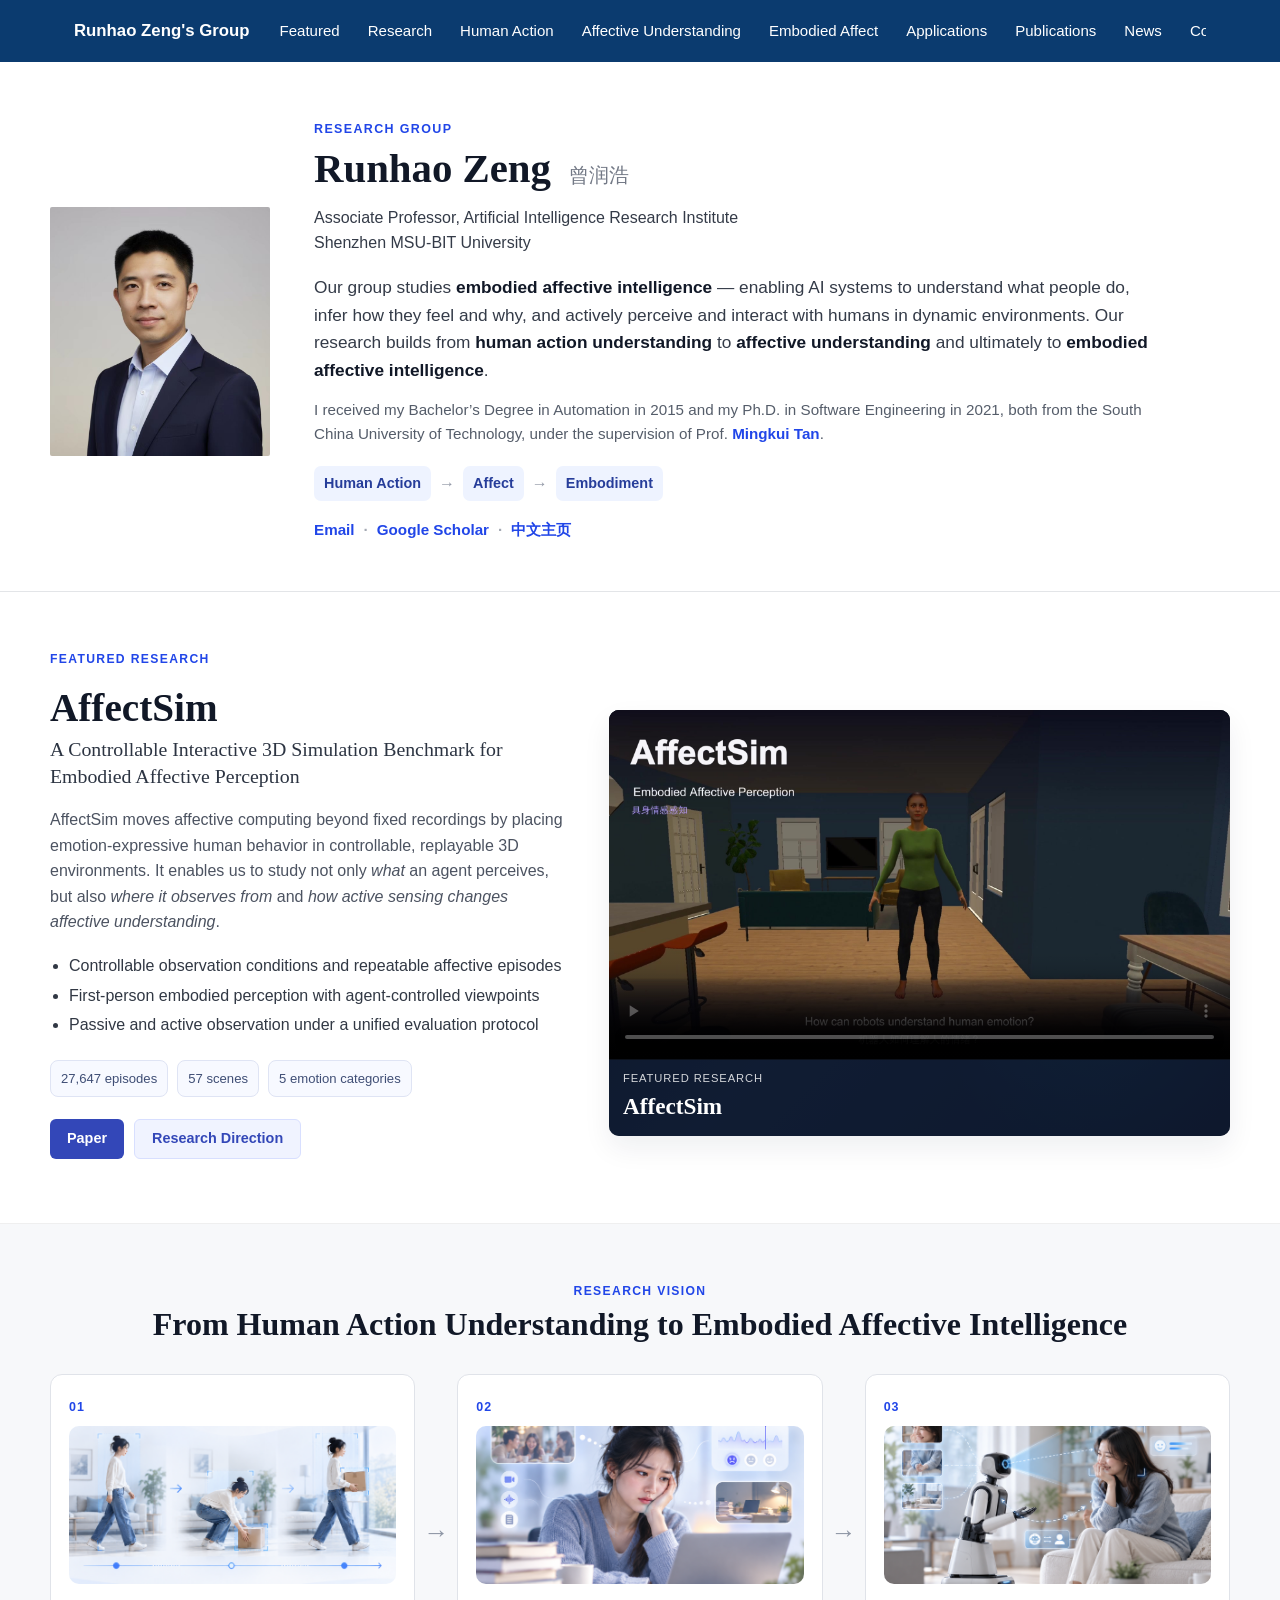
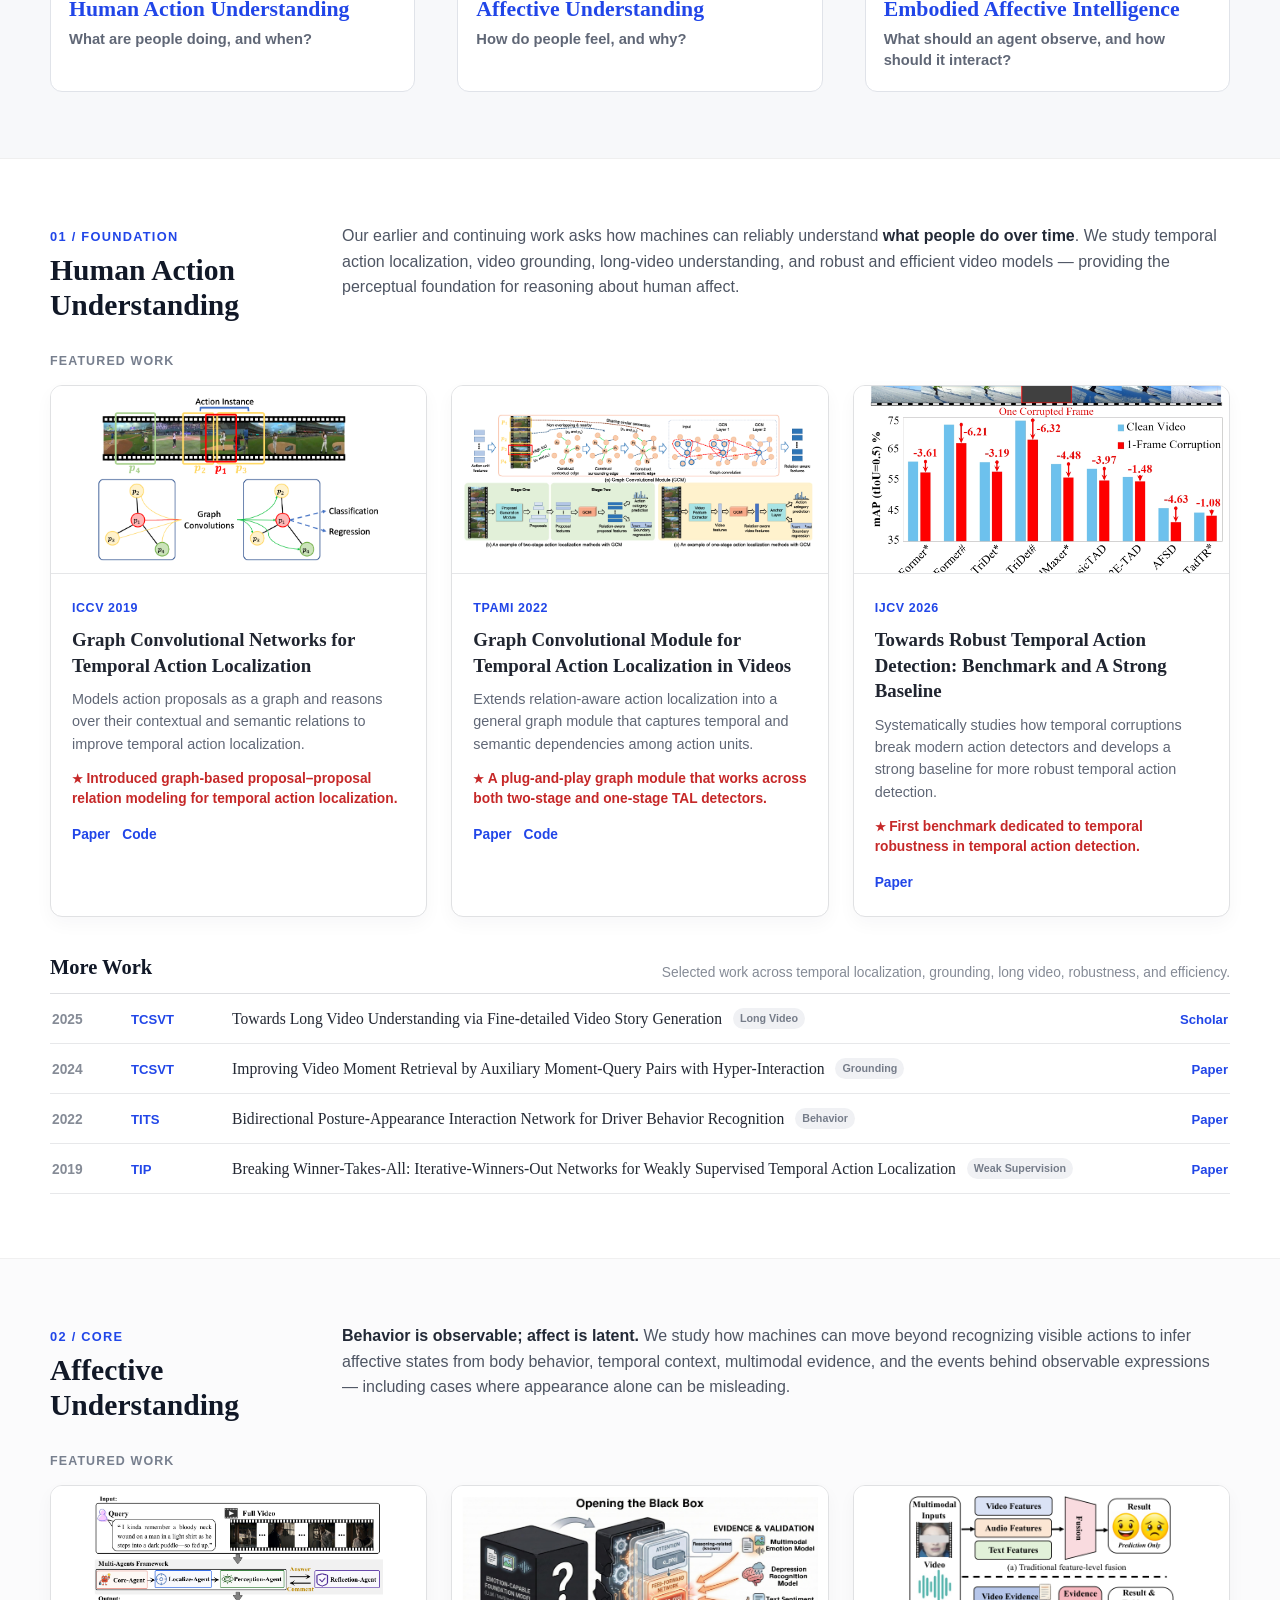
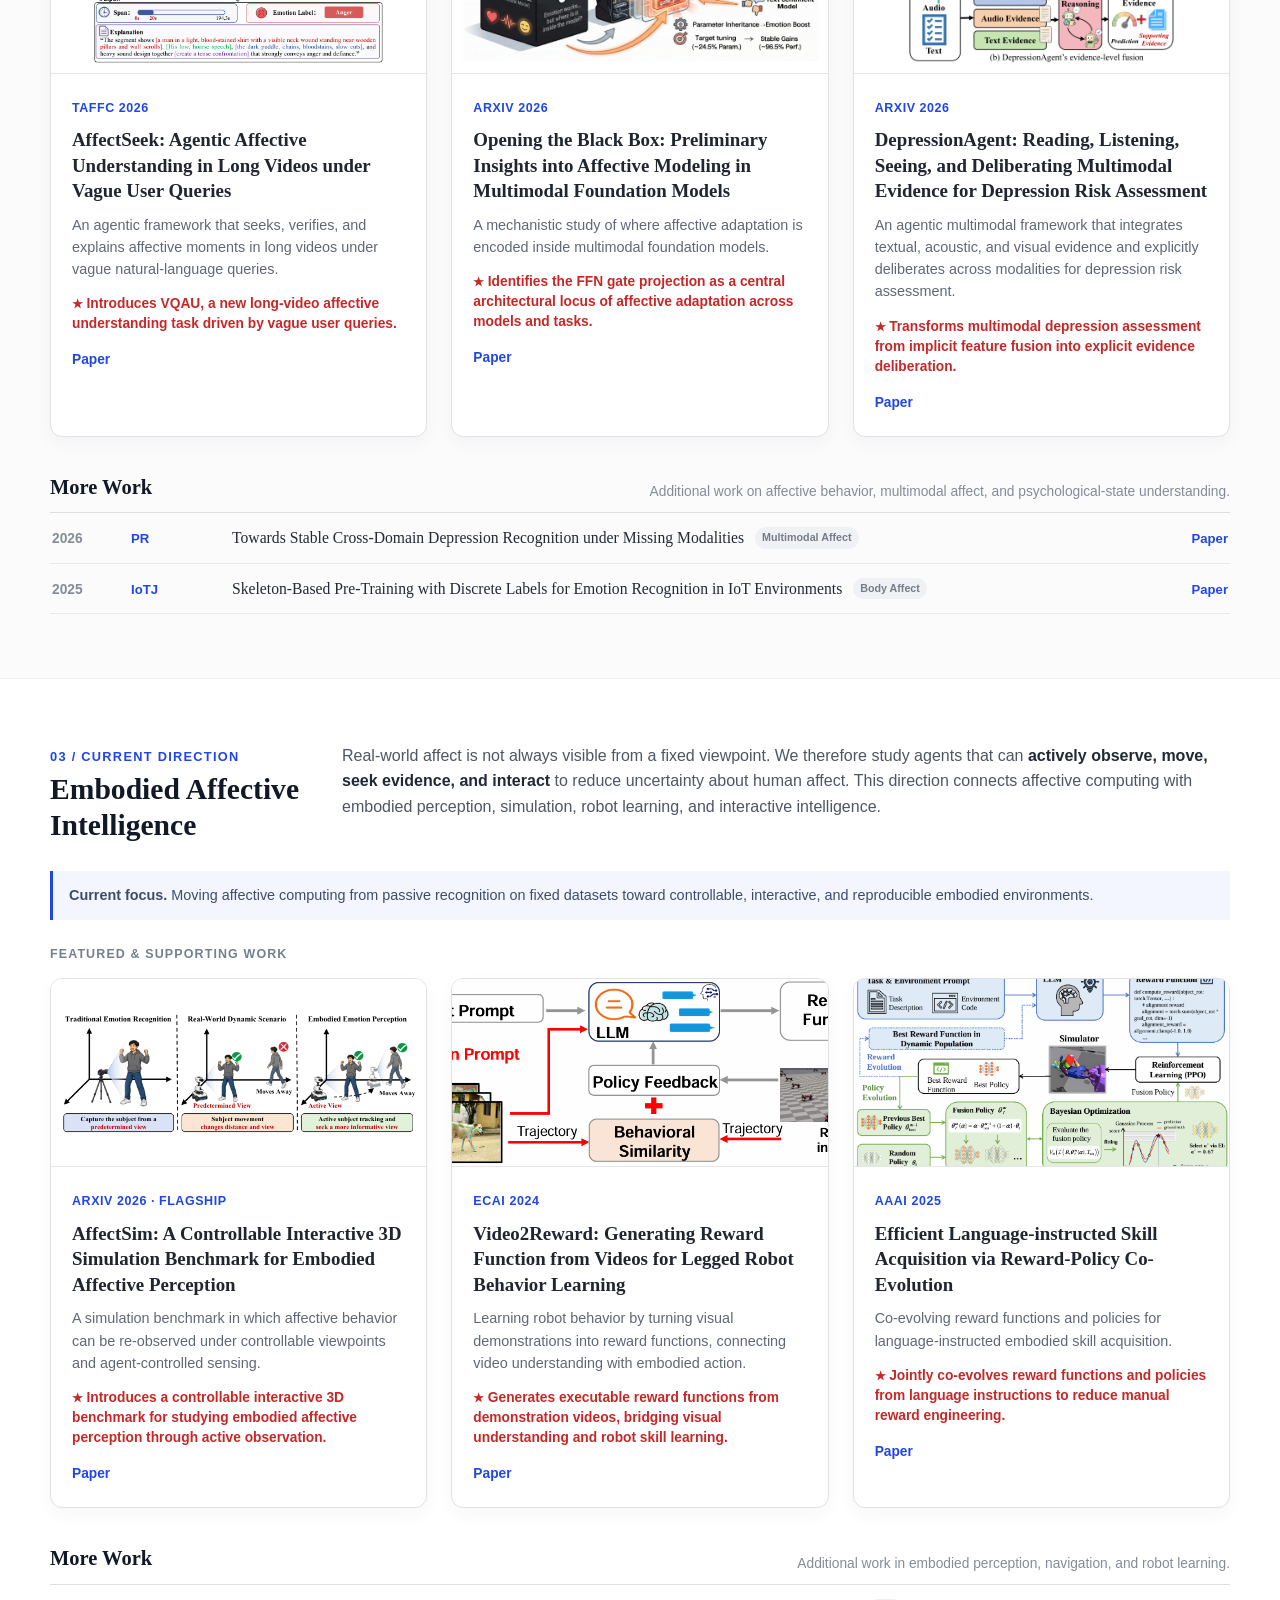
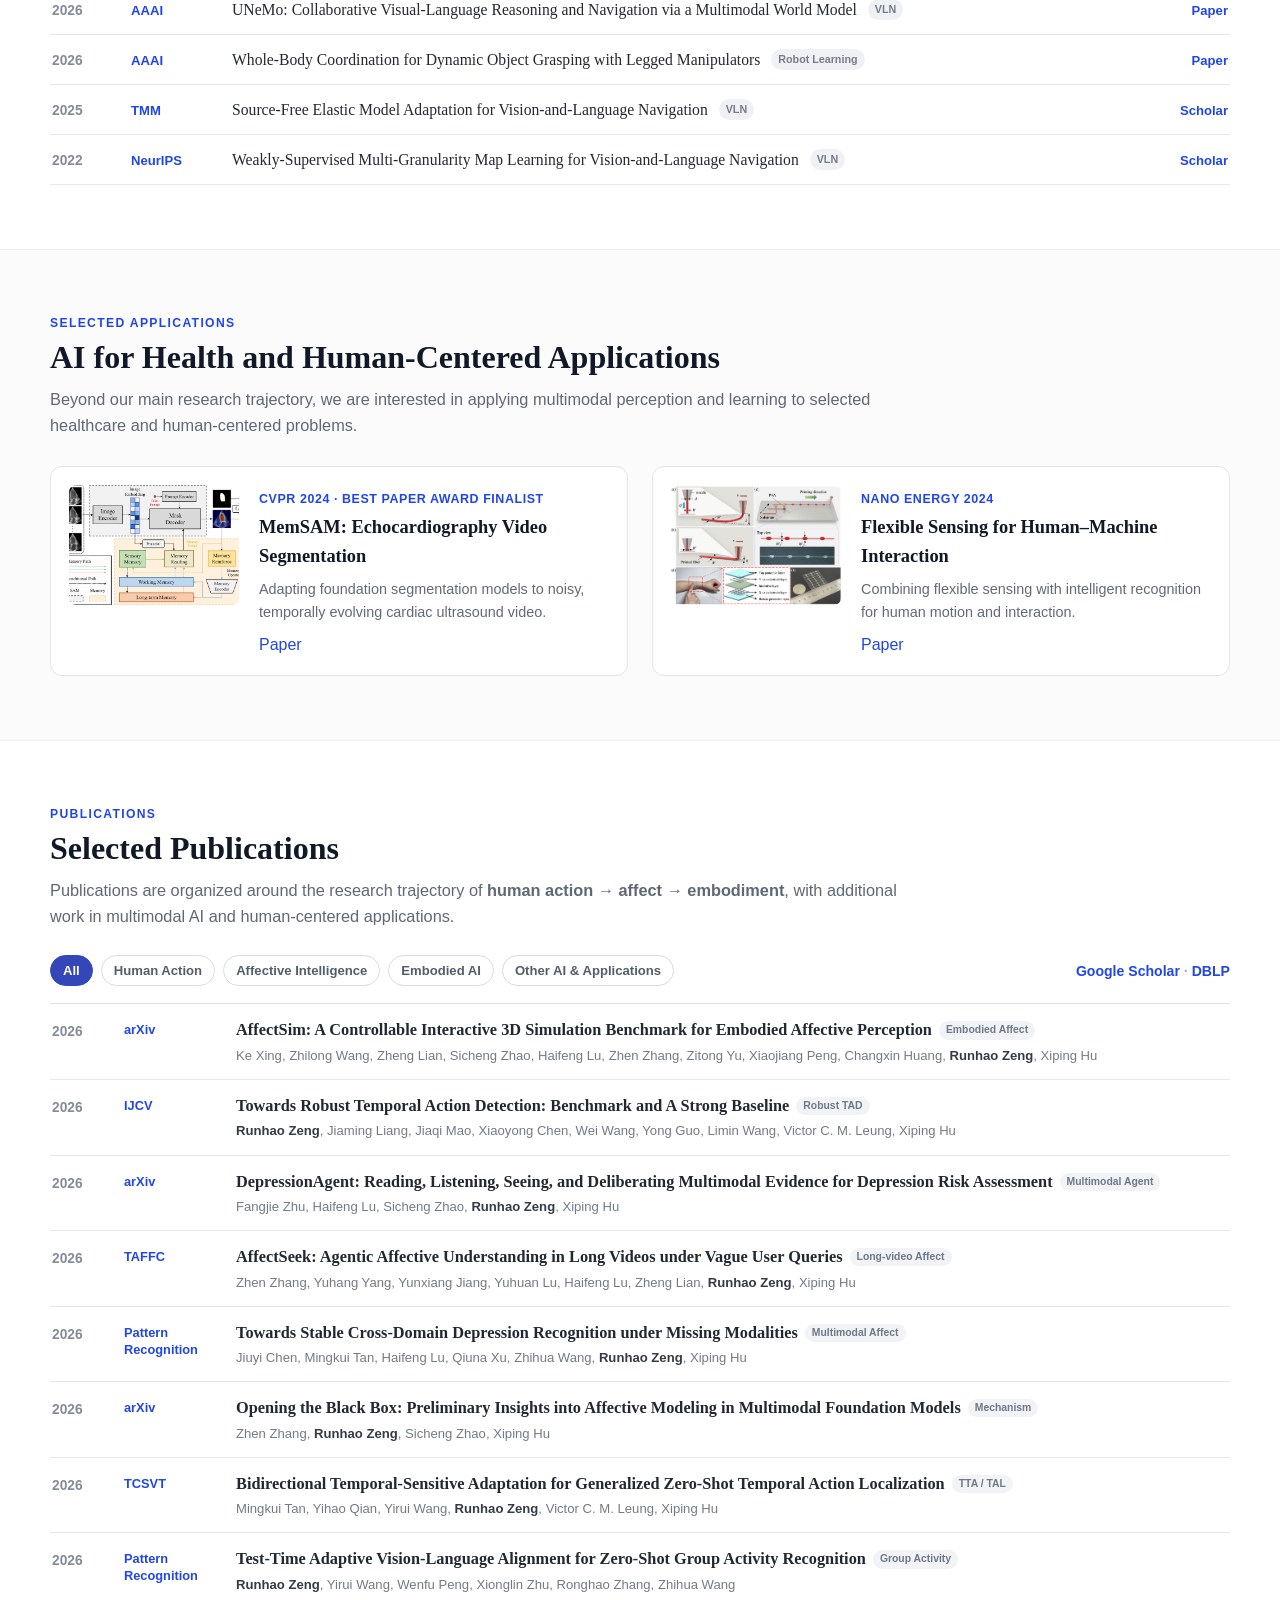
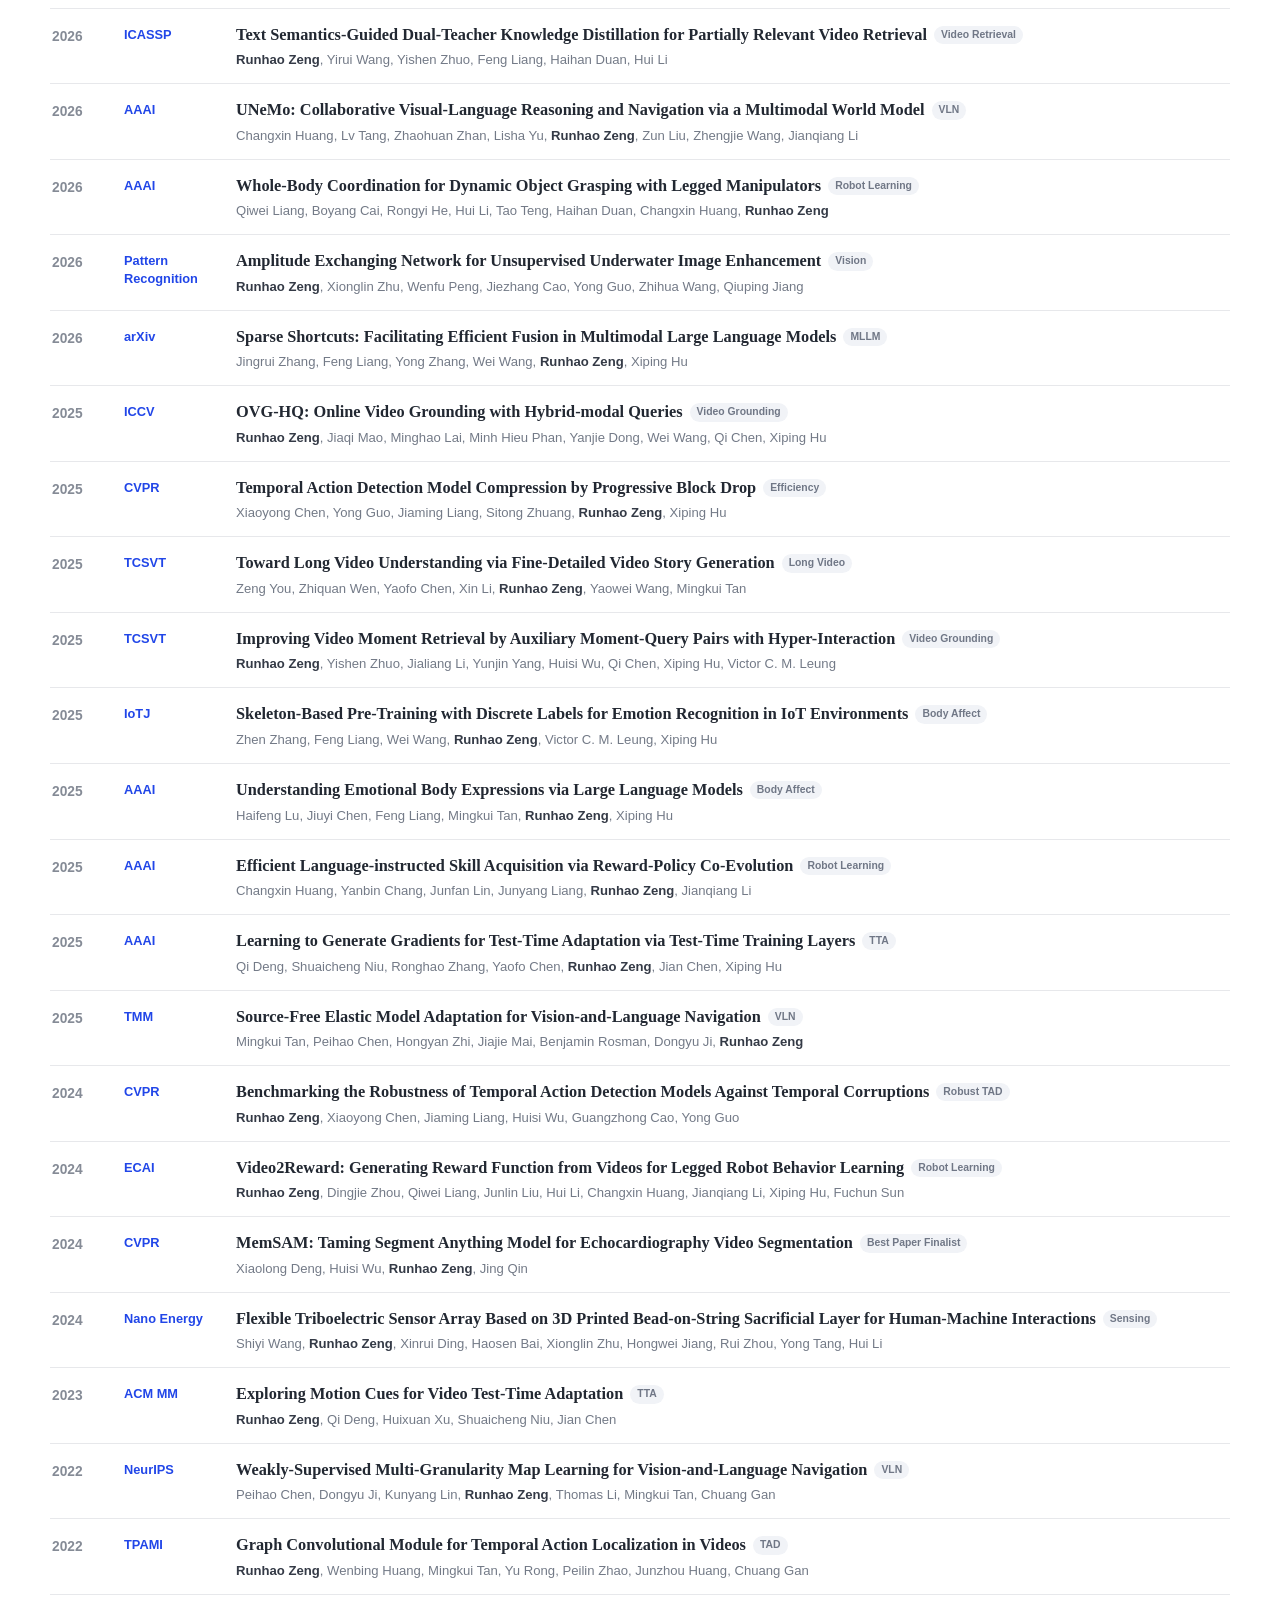
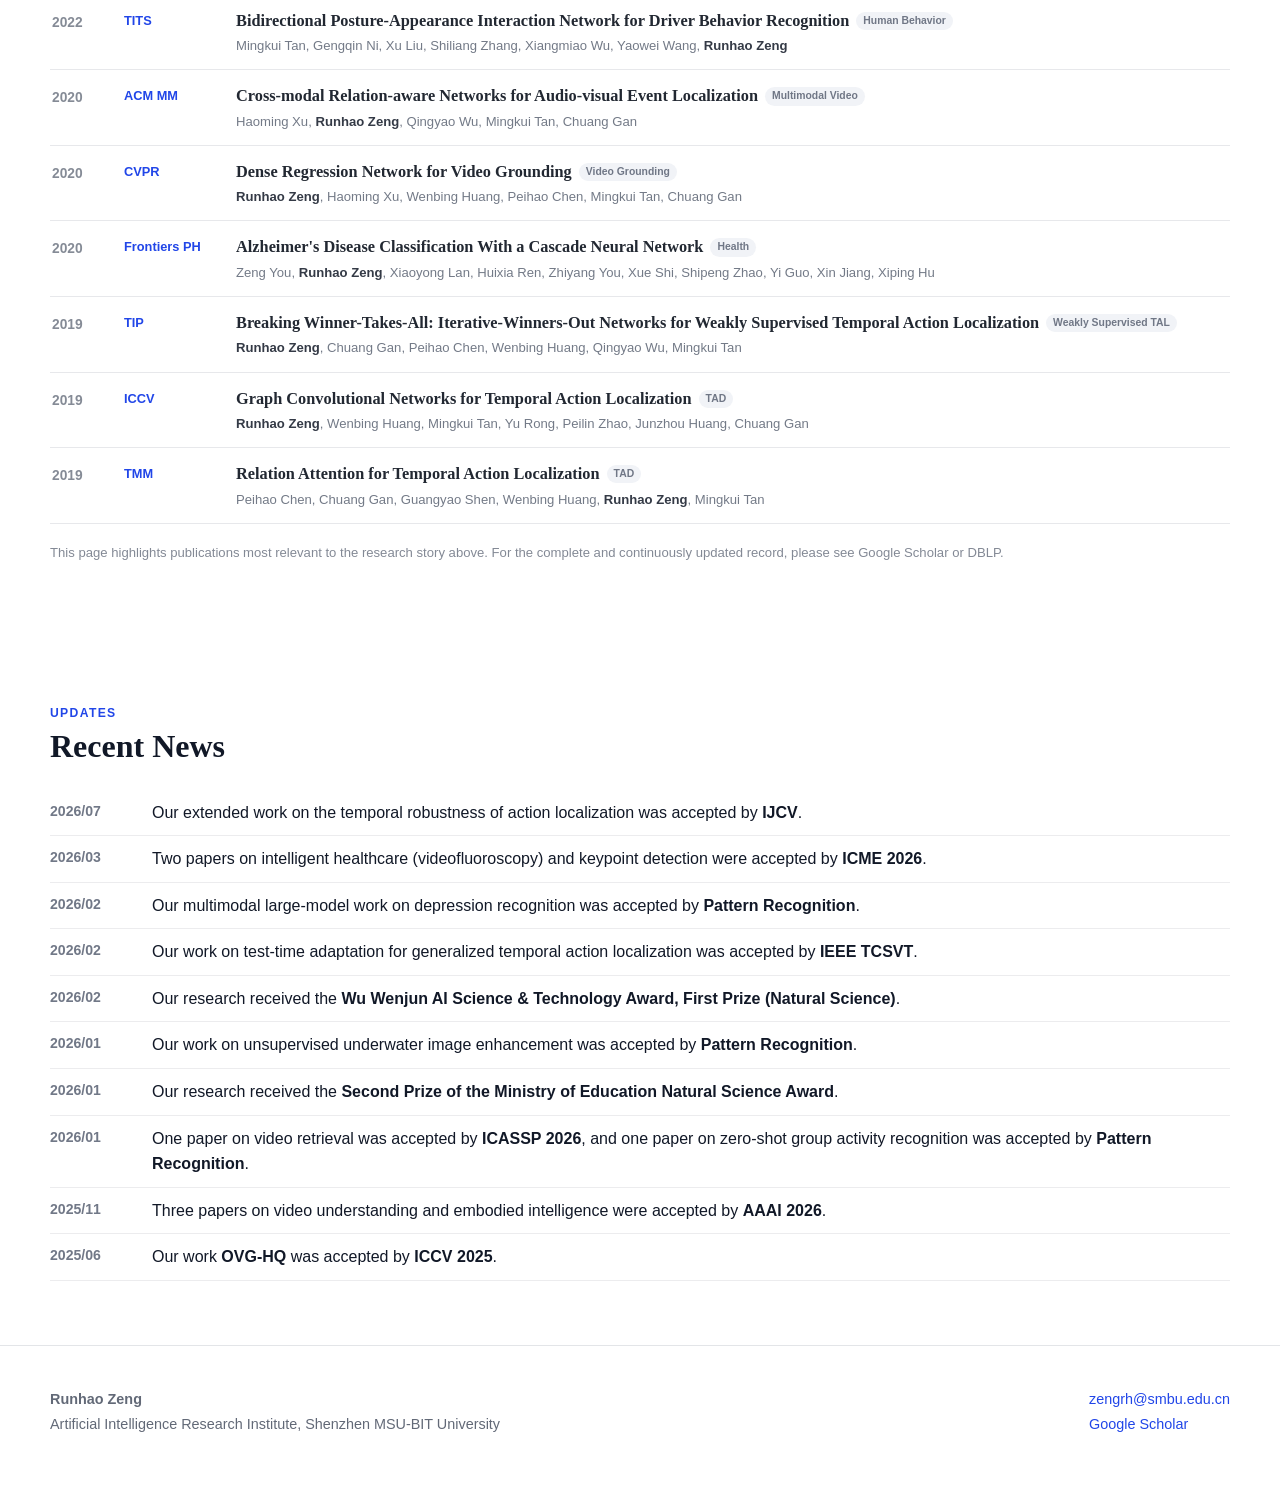
<file: index.html>
<!DOCTYPE html>
<html lang="en">
<head>
<meta charset="UTF-8">
<meta name="viewport" content="width=device-width, initial-scale=1.0">

<title>Runhao Zeng — Embodied Affective Intelligence</title>
<meta name="description" content="Runhao Zeng's research group studies human action understanding, affective understanding, and embodied affective intelligence.">
<link rel="icon" type="image/png" href="favicon.png">

<style>
:root{
  --navy:#0b3b6f;
  --blue:#2146e8;
  --blue-soft:#eef3ff;
  --ink:#111827;
  --muted:#606776;
  --line:#e3e5e8;
  --paper:#ffffff;
  --soft:#f7f8fa;
  --soft2:#fbfbfc;
  --radius:14px;
  --shadow:0 12px 28px rgba(20,30,55,.07);
  --serif:Georgia, "Times New Roman", serif;
  --sans:Arial, Helvetica, sans-serif;
}

*{box-sizing:border-box}
html{scroll-behavior:smooth}
body{
  margin:0;
  color:var(--ink);
  background:#fff;
  font-family:var(--sans);
  line-height:1.6;
}
a{color:var(--blue);text-decoration:none}
a:hover{text-decoration:underline}
img{display:block;max-width:100%}

.navbar{
  position:sticky;
  top:0;
  z-index:100;
  background:var(--navy);
  color:#fff;
  box-shadow:0 1px 0 rgba(255,255,255,.08);
}
.navbar-inner{
  max-width:1180px;
  margin:0 auto;
  min-height:62px;
  padding:0 24px;
  display:flex;
  align-items:center;
  justify-content:space-between;
  gap:30px;
}
.brand{
  color:#fff;
  font-weight:700;
  font-size:1.05rem;
  white-space:nowrap;
}
.brand:hover{text-decoration:none}
nav{
  display:flex;
  gap:28px;
  align-items:center;
  overflow-x:auto;
  scrollbar-width:none;
}
nav::-webkit-scrollbar{display:none}
nav a{
  color:#fff;
  font-size:.94rem;
  white-space:nowrap;
}

main{overflow:hidden}
.wrap{
  width:min(1180px, calc(100% - 48px));
  margin:0 auto;
}

/* Hero */
.hero{
  padding:58px 0 48px;
  border-bottom:1px solid var(--line);
}
.hero-inner{
  display:grid;
  grid-template-columns:220px minmax(0,1fr);
  gap:44px;
  align-items:center;
}
.hero-photo{
  width:220px;
  aspect-ratio:1/1.13;
  object-fit:cover;
  border-radius:2px;
}
.eyebrow{
  margin:0 0 6px;
  color:var(--blue);
  font-size:.78rem;
  font-weight:700;
  letter-spacing:.11em;
  text-transform:uppercase;
}
h1,h2,h3{font-family:var(--serif)}
.hero h1{
  margin:0;
  font-size:2.55rem;
  line-height:1.15;
  font-weight:700;
}
.cn{
  margin-left:8px;
  font-family:var(--sans);
  font-size:1.25rem;
  font-weight:500;
  color:#737986;
}
.hero-role{
  margin:12px 0 18px;
  color:#343b48;
  font-size:1rem;
}
.hero-bio{
  max-width:840px;
  margin:0;
  font-size:1.08rem;
  color:#343b48;
}
.hero-bio strong{color:var(--ink)}
.hero-trajectory{
  display:flex;
  flex-wrap:wrap;
  gap:8px;
  align-items:center;
  margin:20px 0 17px;
  font-weight:600;
  color:#243043;
}
.hero-trajectory .node{
  padding:6px 10px;
  background:var(--blue-soft);
  border-radius:7px;
  color:#263d9a;
  font-size:.9rem;
}
.hero-trajectory .arrow{
  color:#9399a7;
}
.hero-links{
  display:flex;
  flex-wrap:wrap;
  gap:9px;
  align-items:center;
  font-weight:600;
  font-size:.95rem;
}
.dot{color:#a4a9b3}

/* Generic sections */
.section{
  padding:64px 0;
}
.section.alt{
  background:var(--soft2);
  border-top:1px solid #f0f0f0;
  border-bottom:1px solid #f0f0f0;
}
.section-kicker{
  margin:0 0 4px;
  color:var(--blue);
  font-size:.76rem;
  font-weight:700;
  letter-spacing:.11em;
  text-transform:uppercase;
}
.section-title{
  margin:0;
  font-size:2rem;
  line-height:1.2;
  font-weight:700;
}
.section-sub{
  max-width:850px;
  margin:10px 0 0;
  color:var(--muted);
  font-size:1.02rem;
}

/* Featured research */
.featured{
  padding:58px 0 64px;
}
.featured-grid{
  display:grid;
  grid-template-columns:.95fr 1.15fr;
  gap:46px;
  align-items:center;
  margin-top:18px;
}
.featured-title{
  margin:0 0 7px;
  font-size:2.45rem;
  line-height:1.08;
}
.featured-subtitle{
  margin:0 0 17px;
  font-family:var(--serif);
  font-size:1.24rem;
  line-height:1.35;
  color:#2c3442;
}
.featured-copy{
  margin:0 0 18px;
  color:#4c5361;
  font-size:1rem;
}
.feature-points{
  margin:0 0 22px;
  padding-left:19px;
  color:#313844;
}
.feature-points li{margin:4px 0}
.stat-row{
  display:flex;
  flex-wrap:wrap;
  gap:9px;
  margin:0 0 22px;
}
.stat{
  padding:7px 10px;
  border:1px solid #dfe4f4;
  border-radius:8px;
  background:#f7f9ff;
  font-size:.82rem;
  color:#3f4e75;
}
.buttons{
  display:flex;
  flex-wrap:wrap;
  gap:10px;
}
.btn{
  display:inline-flex;
  align-items:center;
  justify-content:center;
  min-height:40px;
  padding:0 17px;
  border-radius:6px;
  background:#3347b8;
  color:#fff;
  font-size:.9rem;
  font-weight:600;
}
.btn:hover{
  text-decoration:none;
  background:#273aa8;
}
.btn.secondary{
  color:#3347b8;
  background:#f0f3ff;
  border:1px solid #d8dfff;
}
.btn.secondary:hover{background:#e8edff}

.feature-media{
  position:relative;
  min-height:360px;
  overflow:hidden;
  border-radius:10px;
  background:
    radial-gradient(circle at 22% 30%, rgba(85,116,255,.25), transparent 24%),
    radial-gradient(circle at 78% 68%, rgba(30,115,138,.24), transparent 28%),
    linear-gradient(135deg,#111827 0%,#203047 48%,#182133 100%);
  box-shadow:var(--shadow);
}
.feature-media video{
  position:absolute;
  inset:0;
  width:100%;
  height:100%;
  object-fit:cover;
  background:#0c111b;
}
.media-fallback{
  position:absolute;
  inset:0;
  padding:34px;
  display:flex;
  flex-direction:column;
  justify-content:flex-end;
  color:#fff;
  background:
    linear-gradient(to top,rgba(4,10,21,.82),rgba(4,10,21,.08)),
    radial-gradient(circle at 70% 28%,rgba(103,145,255,.22),transparent 27%);
}
.media-fallback .mini{
  color:#b9c8ff;
  font-size:.78rem;
  font-weight:700;
  letter-spacing:.09em;
  text-transform:uppercase;
}
.media-fallback strong{
  margin-top:4px;
  font-family:var(--serif);
  font-size:2rem;
  line-height:1.1;
}
.media-fallback span{
  margin-top:7px;
  max-width:500px;
  color:#e6e9f0;
}
.media-fallback small{
  margin-top:18px;
  color:#aeb7c7;
}

/* Research story */
.story{
  padding:58px 0 66px;
  background:var(--soft);
  border-top:1px solid #efefef;
  border-bottom:1px solid #efefef;
}
.story-head{text-align:center}
.story-head .section-sub{margin:10px auto 0}
.story-grid{
  margin-top:34px;
  display:grid;
  grid-template-columns:1fr 54px 1fr 54px 1fr;
  align-items:stretch;
}
.story-card{
  position:relative;
  padding:25px 24px 23px;
  border:1px solid #e0e3e9;
  border-radius:12px;
  background:#fff;
}
.story-num{
  color:var(--blue);
  font-size:.78rem;
  font-weight:700;
  letter-spacing:.08em;
}
.story-card h3{
  margin:7px 0 7px;
  font-size:1.36rem;
  line-height:1.2;
}
.story-question{
  margin:0 0 10px;
  font-weight:600;
  color:#303746;
}
.story-card p:last-child{
  margin:0;
  color:var(--muted);
  font-size:.92rem;
}
.story-arrow{
  display:flex;
  align-items:center;
  justify-content:center;
  color:#8e96a5;
  font-size:1.6rem;
}

/* Topic sections */
.topic-head{
  display:grid;
  grid-template-columns:250px minmax(0,1fr);
  gap:42px;
  margin-bottom:28px;
}
.topic-index{
  color:var(--blue);
  font-size:.8rem;
  font-weight:700;
  letter-spacing:.1em;
}
.topic-head h2{
  margin:4px 0 0;
  font-size:1.85rem;
  line-height:1.2;
}
.topic-intro{
  margin:0;
  color:#4e5563;
  font-size:1rem;
}
.topic-intro strong{color:#222936}

.featured-kicker{
  margin:0 0 13px;
  color:#777f8e;
  font-size:.78rem;
  font-weight:700;
  letter-spacing:.09em;
  text-transform:uppercase;
}
.paper-grid{
  display:grid;
  grid-template-columns:repeat(3,minmax(0,1fr));
  gap:24px;
}
.paper-card{
  min-width:0;
  overflow:hidden;
  border:1px solid #e0e1e3;
  border-radius:12px;
  background:#fff;
  box-shadow:0 7px 18px rgba(30,40,60,.035);
}
.paper-card:hover{
  transform:translateY(-2px);
  transition:.18s ease;
  box-shadow:0 12px 28px rgba(25,35,55,.07);
}
.paper-thumb{
  height:188px;
  overflow:hidden;
  background:#f2f3f5;
  border-bottom:1px solid #e5e6e8;
}
.paper-thumb img{
  width:100%;
  height:100%;
  object-fit:cover;
}
.paper-thumb.contain img{
  object-fit:contain;
  padding:8px;
  background:#fff;
}
.paper-thumb.text-thumb{
  display:flex;
  align-items:flex-end;
  padding:22px;
  background:
    radial-gradient(circle at 85% 18%,rgba(71,100,235,.17),transparent 28%),
    linear-gradient(135deg,#f3f5ff,#f9fafc 55%,#eef3f7);
}
.text-thumb .thumb-word{
  font-family:var(--serif);
  font-size:2rem;
  line-height:1.05;
  color:#1d2e69;
  font-weight:700;
}
.text-thumb .thumb-note{
  display:block;
  margin-top:7px;
  font-family:var(--sans);
  font-size:.78rem;
  color:#66718d;
  font-weight:500;
}
.paper-body{padding:20px 21px 22px}
.venue{
  display:inline-block;
  color:var(--blue);
  font-size:.78rem;
  font-weight:700;
  letter-spacing:.045em;
  text-transform:uppercase;
}
.paper-body h3{
  margin:8px 0 10px;
  font-size:1.18rem;
  line-height:1.35;
  font-weight:600;
}
.paper-body h3 a{color:#202530}
.paper-body h3 a:hover{color:var(--blue);text-decoration:none}
.highlight{
  margin:0 0 16px;
  color:#606776;
  font-size:.9rem;
  line-height:1.55;
}
.paper-links{
  display:flex;
  flex-wrap:wrap;
  gap:12px;
  font-size:.86rem;
  font-weight:600;
}

/* More work */
.more-work{margin-top:34px}
.more-work-head{
  display:flex;
  align-items:end;
  justify-content:space-between;
  gap:20px;
  margin-bottom:9px;
}
.more-work-head h3{
  margin:0;
  font-size:1.28rem;
}
.more-work-head p{
  margin:0;
  color:#858b96;
  font-size:.86rem;
}
.more-work-list{border-top:1px solid #dedfe2}
.more-work-item{
  display:grid;
  grid-template-columns:62px 84px minmax(0,1fr) auto;
  align-items:baseline;
  column-gap:17px;
  padding:12px 2px;
  border-bottom:1px solid #e7e8ea;
}
.more-work-year{
  color:#858b96;
  font-size:.86rem;
  font-weight:600;
}
.more-work-venue{
  color:var(--blue);
  font-size:.82rem;
  font-weight:700;
}
.more-work-title{
  min-width:0;
  font-family:var(--serif);
  font-size:.98rem;
  color:#242934;
}
.more-work-title a{color:inherit}
.more-work-title a:hover{color:var(--blue);text-decoration:none}
.work-tag{
  display:inline-block;
  margin-left:7px;
  padding:2px 7px;
  border-radius:999px;
  background:#f0f1f4;
  color:#757c89;
  font-family:var(--sans);
  font-size:.67rem;
  font-weight:600;
  vertical-align:2px;
  white-space:nowrap;
}
.more-work-links{
  font-size:.82rem;
  font-weight:600;
  white-space:nowrap;
}

/* Current direction marker */
.current-direction{
  margin:0 0 25px;
  padding:13px 16px;
  border-left:3px solid var(--blue);
  background:#f3f6ff;
  color:#3f4b69;
  font-size:.9rem;
}

/* Applications */
.application-grid{
  margin-top:28px;
  display:grid;
  grid-template-columns:1fr 1fr;
  gap:24px;
}
.application-card{
  display:grid;
  grid-template-columns:170px minmax(0,1fr);
  gap:20px;
  padding:18px;
  border:1px solid var(--line);
  border-radius:12px;
  background:#fff;
}
.application-card img{
  width:170px;
  height:120px;
  object-fit:cover;
  border-radius:7px;
  background:#f2f2f2;
}
.application-card h3{
  margin:2px 0 6px;
  font-size:1.15rem;
}
.application-card p{
  margin:0 0 8px;
  color:#626977;
  font-size:.9rem;
}

/* News */
.news-list{
  margin:24px 0 0;
  padding:0;
  list-style:none;
}
.news-list li{
  display:grid;
  grid-template-columns:86px minmax(0,1fr);
  gap:16px;
  padding:10px 0;
  border-bottom:1px solid #ececee;
}
.news-date{
  color:#717887;
  font-size:.88rem;
  font-weight:600;
}

/* Footer */
.contact{
  padding:40px 0 50px;
  border-top:1px solid var(--line);
  color:#626977;
  font-size:.9rem;
}
.contact-row{
  display:flex;
  justify-content:space-between;
  gap:24px;
  flex-wrap:wrap;
}
.contact p{margin:2px 0}

/* responsive */
@media (max-width:950px){
  .paper-grid{grid-template-columns:1fr 1fr}
  .story-grid{
    grid-template-columns:1fr;
    gap:12px;
  }
  .story-arrow{
    height:28px;
    transform:rotate(90deg);
  }
  .featured-grid{grid-template-columns:1fr}
  .feature-media{min-height:330px}
  .topic-head{grid-template-columns:1fr;gap:12px}
  .application-grid{grid-template-columns:1fr}
}
@media (max-width:700px){
  .wrap{width:min(100% - 30px,1180px)}
  .navbar-inner{padding:0 15px}
  .brand{font-size:.93rem}
  nav{gap:18px}
  nav a{font-size:.84rem}
  .hero{padding-top:38px}
  .hero-inner{grid-template-columns:1fr;gap:23px}
  .hero-photo{width:160px}
  .hero h1{font-size:2.05rem}
  .featured-title{font-size:2rem}
  .paper-grid{grid-template-columns:1fr}
  .paper-thumb{height:210px}
  .more-work-item{
    grid-template-columns:52px 70px minmax(0,1fr);
    column-gap:9px;
  }
  .more-work-links{
    grid-column:3;
    margin-top:4px;
  }
  .work-tag{display:none}
  .application-card{grid-template-columns:1fr}
  .application-card img{width:100%;height:190px}
}

.hero-education{
  max-width:840px;
  margin:13px 0 0;
  color:#555d6a;
  font-size:.95rem;
}
.hero-education strong{font-weight:600}

/* Publication index */
.pub-toolbar{
  margin-top:26px;
  display:flex;
  align-items:center;
  justify-content:space-between;
  gap:18px;
  flex-wrap:wrap;
}
.pub-filters{
  display:flex;
  flex-wrap:wrap;
  gap:8px;
}
.pub-filter{
  appearance:none;
  border:1px solid #d9dce3;
  border-radius:999px;
  padding:7px 12px;
  background:#fff;
  color:#555d6a;
  font-family:var(--sans);
  font-size:.82rem;
  font-weight:600;
  cursor:pointer;
}
.pub-filter:hover{
  border-color:#aab6e8;
  color:var(--blue);
}
.pub-filter.active{
  border-color:#3347b8;
  background:#3347b8;
  color:#fff;
}
.pub-links-top{
  font-size:.88rem;
  font-weight:600;
  white-space:nowrap;
}
.pub-list{
  margin-top:17px;
  border-top:1px solid #dfe1e5;
}
.pub-item{
  display:grid;
  grid-template-columns:56px 96px minmax(0,1fr);
  gap:16px;
  padding:15px 2px 14px;
  border-bottom:1px solid #e7e8eb;
}
.pub-item[hidden]{display:none}
.pub-year{
  padding-top:2px;
  color:#858b96;
  font-size:.86rem;
  font-weight:600;
}
.pub-venue{
  padding-top:2px;
  color:var(--blue);
  font-size:.80rem;
  font-weight:700;
  line-height:1.35;
}
.pub-title{
  margin:0;
  font-family:var(--serif);
  font-size:1.02rem;
  line-height:1.38;
  font-weight:600;
  color:#222832;
}
.pub-title a{color:inherit}
.pub-title a:hover{color:var(--blue);text-decoration:none}
.pub-authors{
  margin:4px 0 0;
  color:#737a87;
  font-size:.82rem;
  line-height:1.45;
}
.pub-authors strong{
  color:#343a46;
  font-weight:700;
}
.pub-badge{
  display:inline-block;
  margin-left:7px;
  padding:2px 7px;
  border-radius:999px;
  background:#f1f3f7;
  color:#707786;
  font-family:var(--sans);
  font-size:.65rem;
  font-weight:600;
  vertical-align:2px;
  white-space:nowrap;
}
.pub-note{
  margin-top:18px;
  color:#838995;
  font-size:.82rem;
}
@media (max-width:700px){
  .pub-item{
    grid-template-columns:48px 72px minmax(0,1fr);
    gap:8px;
  }
  .pub-authors{font-size:.78rem}
  .pub-badge{display:none}
}




.paper-thumb.contain img{
  object-fit:contain;
  padding:10px;
  background:#fff;
}


.key-highlight{
  margin: -2px 0 15px;
  color:#c62828;
  font-size:.86rem;
  line-height:1.45;
  font-weight:700;
}
.key-highlight::before{
  content:"★ ";
  font-size:.78rem;
}


.story-head .section-sub{display:none;}
.story-grid{
  margin-top:30px;
  display:grid;
  grid-template-columns:1fr 42px 1fr 42px 1fr;
  align-items:stretch;
}
.story-card{
  padding:18px 18px 20px;
  color:inherit;
}
.story-card:hover{
  text-decoration:none;
  transform:translateY(-2px);
  transition:.18s ease;
  box-shadow:0 12px 26px rgba(28,40,66,.06);
}
.story-figure{
  width:100%;
  height:158px;
  margin-top:8px;
  border-radius:10px;
  overflow:hidden;
  background:#eef3ff;
}
.story-figure img{
  width:100%;
  height:100%;
  object-fit:cover;
  display:block;
}
.story-card h3{
  margin:12px 0 7px;
  color:var(--blue);
}
.story-question{
  margin:0 !important;
  color:#202735;
  font-size:1rem;
  line-height:1.42;
}
.story-card p:last-child{display:block;}
@media (max-width:950px){
  .story-grid{grid-template-columns:1fr;gap:12px;}
  .story-arrow{height:28px;transform:rotate(90deg);}
  .story-figure{height:210px;}
}


.feature-static{
  width:100%;
  height:100%;
  min-height:360px;
  object-fit:cover;
}
.feature-static-label{
  position:absolute;
  left:22px;
  bottom:20px;
  padding:10px 14px;
  border-radius:9px;
  background:rgba(10,22,43,.72);
  color:#fff;
  backdrop-filter:blur(5px);
}
.feature-static-label span{
  display:block;
  font-size:.7rem;
  letter-spacing:.08em;
  text-transform:uppercase;
  opacity:.82;
}
.feature-static-label strong{
  display:block;
  margin-top:1px;
  font-family:var(--serif);
  font-size:1.45rem;
}

</style>
</head>

<body>

<header class="navbar">
  <div class="navbar-inner">
    <a class="brand" href="#top">Runhao Zeng's Group</a>
    <nav aria-label="Main navigation">
      <a href="#featured">Featured</a>
      <a href="#research">Research</a>
      <a href="#action">Human Action</a>
      <a href="#affect">Affective Understanding</a>
      <a href="#embodied">Embodied Affect</a>
      <a href="#applications">Applications</a>
      <a href="#publications">Publications</a>
      <a href="#news">News</a>
      <a href="#contact">Contact</a>
    </nav>
  </div>
</header>

<main id="top">

  <!-- HERO -->
  <section class="hero">
    <div class="wrap hero-inner">
      <img class="hero-photo" src="imgs/RunhaoZeng.jpg" alt="Photo of Runhao Zeng">

      <div>
        <p class="eyebrow">Research Group</p>
        <h1>Runhao Zeng <span class="cn">曾润浩</span></h1>

        <p class="hero-role">
          Associate Professor, Artificial Intelligence Research Institute<br>
          Shenzhen MSU-BIT University
        </p>

        <p class="hero-bio">
          Our group studies <strong>embodied affective intelligence</strong> — enabling AI systems to
          understand what people do, infer how they feel and why, and actively perceive and interact
          with humans in dynamic environments. Our research builds from
          <strong>human action understanding</strong> to <strong>affective understanding</strong> and
          ultimately to <strong>embodied affective intelligence</strong>.
        </p>

        <p class="hero-education">
          I received my Bachelor’s Degree in Automation in 2015 and my Ph.D. in Software Engineering
          in 2021, both from the South China University of Technology, under the supervision of
          Prof. <a href="https://tanmingkui.github.io/" target="_blank" rel="noopener"><strong>Mingkui Tan</strong></a>.
        </p>

        <div class="hero-trajectory" aria-label="Research trajectory">
          <span class="node">Human Action</span>
          <span class="arrow">→</span>
          <span class="node">Affect</span>
          <span class="arrow">→</span>
          <span class="node">Embodiment</span>
        </div>

        <div class="hero-links">
          <a href="mailto:zengrh@smbu.edu.cn">Email</a>
          <span class="dot">·</span>
          <a href="https://scholar.google.com.sg/citations?user=s3X4YHwAAAAJ&hl=en" target="_blank" rel="noopener">Google Scholar</a>
          <span class="dot">·</span>
          <a href="https://ai.smbu.edu.cn/info/1251/1881.htm" target="_blank" rel="noopener">中文主页</a>
        </div>
      </div>
    </div>
  </section>


  <!-- FEATURED RESEARCH -->
  <section class="featured" id="featured">
    <div class="wrap">
      <p class="section-kicker">Featured Research</p>

      <div class="featured-grid">
        <div>
          <h2 class="featured-title">AffectSim</h2>
          <p class="featured-subtitle">
            A Controllable Interactive 3D Simulation Benchmark for Embodied Affective Perception
          </p>

          <p class="featured-copy">
            AffectSim moves affective computing beyond fixed recordings by placing emotion-expressive
            human behavior in controllable, replayable 3D environments. It enables us to study not only
            <em>what</em> an agent perceives, but also <em>where it observes from</em> and
            <em>how active sensing changes affective understanding</em>.
          </p>

          <ul class="feature-points">
            <li>Controllable observation conditions and repeatable affective episodes</li>
            <li>First-person embodied perception with agent-controlled viewpoints</li>
            <li>Passive and active observation under a unified evaluation protocol</li>
          </ul>

          <div class="stat-row">
            <span class="stat">27,647 episodes</span>
            <span class="stat">57 scenes</span>
            <span class="stat">5 emotion categories</span>
          </div>

          <div class="buttons">
            <a class="btn" href="https://arxiv.org/abs/2608.25664" target="_blank" rel="noopener">Paper</a>
            <!-- Replace # with the AffectSim project page when available. -->
            <a class="btn secondary" href="#embodied">Research Direction</a>
          </div>
        </div>

        <div class="feature-media" aria-label="AffectSim featured research" style="min-height:0;align-self:center;">
          <video controls playsinline preload="metadata" poster="media/AffectSim_0910-poster.jpg" src="media/AffectSim_0910-web.mp4" aria-label="AffectSim research demonstration video" style="position:relative;inset:auto;display:block;width:100%;max-width:100%;height:auto;aspect-ratio:16/9;object-fit:contain;background:#0c111b;"></video>
          <div class="feature-static-label" style="position:static;border-radius:0;backdrop-filter:none;">
            <span>Featured Research</span>
            <strong>AffectSim</strong>
          </div>
        </div>
      </div>
    </div>
  </section>


  <!-- RESEARCH STORY -->
  <section class="story" id="research">
    <div class="wrap">
      <div class="story-head">
        <p class="section-kicker">Research Vision</p>
        <h2 class="section-title">From Human Action Understanding to Embodied Affective Intelligence</h2>
      </div>

      <div class="story-grid">
        <a class="story-card" href="#action">
          <span class="story-num">01</span>
          <div class="story-figure">
            <img src="imgs/research_vision/HumanActionUnderstanding.png" alt="Human action understanding">
          </div>
          <h3>Human Action Understanding</h3>
          <p class="story-question"><strong>What</strong> are people doing, and <strong>when</strong>?</p>
        </a>

        <div class="story-arrow" aria-hidden="true">→</div>

        <a class="story-card" href="#affect">
          <span class="story-num">02</span>
          <div class="story-figure">
            <img src="imgs/research_vision/AffectiveUnderstanding.png" alt="Affective understanding">
          </div>
          <h3>Affective Understanding</h3>
          <p class="story-question"><strong>How</strong> do people feel, and <strong>why</strong>?</p>
        </a>

        <div class="story-arrow" aria-hidden="true">→</div>

        <a class="story-card" href="#embodied">
          <span class="story-num">03</span>
          <div class="story-figure">
            <img src="imgs/research_vision/EmbodiedAffectiveIntelligence.png" alt="Embodied affective intelligence">
          </div>
          <h3>Embodied Affective Intelligence</h3>
          <p class="story-question"><strong>What</strong> should an agent observe, and <strong>how</strong> should it interact?</p>
        </a>
      </div>
    </div>
  </section>


  <!-- 01 HUMAN ACTION UNDERSTANDING -->
  <section class="section" id="action">
    <div class="wrap">
      <div class="topic-head">
        <div>
          <span class="topic-index">01 / FOUNDATION</span>
          <h2>Human Action Understanding</h2>
        </div>

        <p class="topic-intro">
          Our earlier and continuing work asks how machines can reliably understand
          <strong>what people do over time</strong>. We study temporal action localization,
          video grounding, long-video understanding, and robust and efficient video models —
          providing the perceptual foundation for reasoning about human affect.
        </p>
      </div>

      <p class="featured-kicker">Featured Work</p>

      <div class="paper-grid">

        <article class="paper-card">
          <a href="https://openaccess.thecvf.com/content_ICCV_2019/html/Zeng_Graph_Convolutional_Networks_for_Temporal_Action_Localization_ICCV_2019_paper.html" target="_blank" rel="noopener">
            <div class="paper-thumb contain"><img src="imgs/paper_figures/PGCN_ICCV2019.png" alt="P-GCN overview"></div>
          </a>
          <div class="paper-body">
            <span class="venue">ICCV 2019</span>
            <h3>
              <a href="https://openaccess.thecvf.com/content_ICCV_2019/html/Zeng_Graph_Convolutional_Networks_for_Temporal_Action_Localization_ICCV_2019_paper.html" target="_blank" rel="noopener">
                Graph Convolutional Networks for Temporal Action Localization
              </a>
            </h3>
            <p class="highlight">
              Models action proposals as a graph and reasons over their contextual and semantic relations
              to improve temporal action localization.
            </p>
            <p class="key-highlight">
              Introduced graph-based proposal–proposal relation modeling for temporal action localization.
            </p>
            <div class="paper-links">
              <a href="https://openaccess.thecvf.com/content_ICCV_2019/html/Zeng_Graph_Convolutional_Networks_for_Temporal_Action_Localization_ICCV_2019_paper.html" target="_blank" rel="noopener">Paper</a>
              <a href="https://github.com/Alvin-Zeng/PGCN" target="_blank" rel="noopener">Code</a>
            </div>
          </div>
        </article>

        <article class="paper-card">
          <a href="https://doi.org/10.1109/TPAMI.2021.3090167" target="_blank" rel="noopener">
            <div class="paper-thumb contain"><img src="imgs/paper_figures/GCM_TPAMI2022.png" alt="GCM overview"></div>
          </a>
          <div class="paper-body">
            <span class="venue">TPAMI 2022</span>
            <h3>
              <a href="https://doi.org/10.1109/TPAMI.2021.3090167" target="_blank" rel="noopener">
                Graph Convolutional Module for Temporal Action Localization in Videos
              </a>
            </h3>
            <p class="highlight">
              Extends relation-aware action localization into a general graph module that captures
              temporal and semantic dependencies among action units.
            </p>
            <p class="key-highlight">
              A plug-and-play graph module that works across both two-stage and one-stage TAL detectors.
            </p>
            <div class="paper-links">
              <a href="https://doi.org/10.1109/TPAMI.2021.3090167" target="_blank" rel="noopener">Paper</a>
              <a href="https://github.com/Alvin-Zeng/GCM" target="_blank" rel="noopener">Code</a>
            </div>
          </div>
        </article>

        <article class="paper-card">
          <a href="https://doi.org/10.1007/s11263-026-02956-3" target="_blank" rel="noopener">
            <div class="paper-thumb">
              <img src="imgs/paper_figures/CVPR2024.png"
                   alt="Temporal robustness benchmark for temporal action detection">
            </div>
          </a>
          <div class="paper-body">
            <span class="venue">IJCV 2026</span>
            <h3>
              <a href="https://doi.org/10.1007/s11263-026-02956-3" target="_blank" rel="noopener">
                Towards Robust Temporal Action Detection: Benchmark and A Strong Baseline
              </a>
            </h3>
            <p class="highlight">
              Systematically studies how temporal corruptions break modern action detectors and develops
              a strong baseline for more robust temporal action detection.
            </p>
            <p class="key-highlight">
              First benchmark dedicated to temporal robustness in temporal action detection.
            </p>
            <div class="paper-links">
              <a href="https://doi.org/10.1007/s11263-026-02956-3" target="_blank" rel="noopener">Paper</a>
            </div>
          </div>
        </article>

      </div>

      <div class="more-work">
        <div class="more-work-head">
          <h3>More Work</h3>
          <p>Selected work across temporal localization, grounding, long video, robustness, and efficiency.</p>
        </div>

        <div class="more-work-list">
          <div class="more-work-item">
            <span class="more-work-year">2025</span>
            <span class="more-work-venue">TCSVT</span>
            <div class="more-work-title">
              Towards Long Video Understanding via Fine-detailed Video Story Generation
              <span class="work-tag">Long Video</span>
            </div>
            <div class="more-work-links">
              <a href="https://scholar.google.com.sg/citations?user=s3X4YHwAAAAJ&hl=en" target="_blank" rel="noopener">Scholar</a>
            </div>
          </div>

          <div class="more-work-item">
            <span class="more-work-year">2024</span>
            <span class="more-work-venue">TCSVT</span>
            <div class="more-work-title">
              <a href="https://ieeexplore.ieee.org/abstract/document/10786261/" target="_blank" rel="noopener">
                Improving Video Moment Retrieval by Auxiliary Moment-Query Pairs with Hyper-Interaction
              </a>
              <span class="work-tag">Grounding</span>
            </div>
            <div class="more-work-links">
              <a href="https://ieeexplore.ieee.org/abstract/document/10786261/" target="_blank" rel="noopener">Paper</a>
            </div>
          </div>

          <div class="more-work-item">
            <span class="more-work-year">2022</span>
            <span class="more-work-venue">TITS</span>
            <div class="more-work-title">
              <a href="https://doi.org/10.1109/TITS.2021.3123127" target="_blank" rel="noopener">
                Bidirectional Posture-Appearance Interaction Network for Driver Behavior Recognition
              </a>
              <span class="work-tag">Behavior</span>
            </div>
            <div class="more-work-links">
              <a href="https://doi.org/10.1109/TITS.2021.3123127" target="_blank" rel="noopener">Paper</a>
            </div>
          </div>

          <div class="more-work-item">
            <span class="more-work-year">2019</span>
            <span class="more-work-venue">TIP</span>
            <div class="more-work-title">
              <a href="https://doi.org/10.1109/TIP.2019.2922108" target="_blank" rel="noopener">
                Breaking Winner-Takes-All: Iterative-Winners-Out Networks for Weakly Supervised Temporal Action Localization
              </a>
              <span class="work-tag">Weak Supervision</span>
            </div>
            <div class="more-work-links">
              <a href="https://doi.org/10.1109/TIP.2019.2922108" target="_blank" rel="noopener">Paper</a>
            </div>
          </div>
        </div>
      </div>
    </div>
  </section>


  <!-- 02 AFFECTIVE UNDERSTANDING -->
  <section class="section alt" id="affect">
    <div class="wrap">
      <div class="topic-head">
        <div>
          <span class="topic-index">02 / CORE</span>
          <h2>Affective Understanding</h2>
        </div>

        <p class="topic-intro">
          <strong>Behavior is observable; affect is latent.</strong>
          We study how machines can move beyond recognizing visible actions to infer affective states
          from body behavior, temporal context, multimodal evidence, and the events behind observable
          expressions — including cases where appearance alone can be misleading.
        </p>
      </div>

      <p class="featured-kicker">Featured Work</p>

      <div class="paper-grid">

        <article class="paper-card">
          <a href="https://arxiv.org/abs/2605.05640" target="_blank" rel="noopener">
            <div class="paper-thumb contain">
              <img loading="lazy"
                   src="imgs/paper_figures/AffectSeek_2026.png"
                   alt="AffectSeek framework for agentic affective understanding in long videos">
            </div>
          </a>
          <div class="paper-body">
            <span class="venue">TAFFC 2026</span>
            <h3>
              <a href="https://arxiv.org/abs/2605.05640" target="_blank" rel="noopener">
                AffectSeek: Agentic Affective Understanding in Long Videos under Vague User Queries
              </a>
            </h3>
            <p class="highlight">
              An agentic framework that seeks, verifies, and explains affective moments in long videos
              under vague natural-language queries.
            </p>
            <p class="key-highlight">
              Introduces VQAU, a new long-video affective understanding task driven by vague user queries.
            </p>
            <div class="paper-links">
              <a href="https://arxiv.org/abs/2605.05640" target="_blank" rel="noopener">Paper</a>
            </div>
          </div>
        </article>

        <article class="paper-card">
          <a href="https://arxiv.org/abs/2601.15906" target="_blank" rel="noopener">
            <div class="paper-thumb contain">
              <img loading="lazy"
                   src="imgs/paper_figures/AffectiveBlackBox_2026.png"
                   alt="Opening the Black Box overview for affective modeling in multimodal foundation models">
            </div>
          </a>
          <div class="paper-body">
            <span class="venue">ARXIV 2026</span>
            <h3>
              <a href="https://arxiv.org/abs/2601.15906" target="_blank" rel="noopener">
                Opening the Black Box: Preliminary Insights into Affective Modeling in Multimodal Foundation Models
              </a>
            </h3>
            <p class="highlight">
              A mechanistic study of where affective adaptation is encoded inside multimodal foundation models.
            </p>
            <p class="key-highlight">
              Identifies the FFN gate projection as a central architectural locus of affective adaptation across models and tasks.
            </p>
            <div class="paper-links">
              <a href="https://arxiv.org/abs/2601.15906" target="_blank" rel="noopener">Paper</a>
            </div>
          </div>
        </article>

        <article class="paper-card">
          <a href="https://arxiv.org/abs/2608.13891" target="_blank" rel="noopener">
            <div class="paper-thumb contain">
              <img loading="lazy"
                   src="imgs/paper_figures/DepressionAgent_2026.png"
                   alt="DepressionAgent comparison of feature-level fusion and evidence-level reasoning">
            </div>
          </a>
          <div class="paper-body">
            <span class="venue">arXiv 2026</span>
            <h3>
              <a href="https://arxiv.org/abs/2608.13891" target="_blank" rel="noopener">
                DepressionAgent: Reading, Listening, Seeing, and Deliberating Multimodal Evidence for Depression Risk Assessment
              </a>
            </h3>
            <p class="highlight">
              An agentic multimodal framework that integrates textual, acoustic, and visual evidence and explicitly deliberates across modalities for depression risk assessment.
            </p>
            <p class="key-highlight">
              Transforms multimodal depression assessment from implicit feature fusion into explicit evidence deliberation.
            </p>
            <div class="paper-links">
              <a href="https://arxiv.org/abs/2608.13891" target="_blank" rel="noopener">Paper</a>
            </div>
          </div>
        </article>

      </div>

      <div class="more-work">
        <div class="more-work-head">
          <h3>More Work</h3>
          <p>Additional work on affective behavior, multimodal affect, and psychological-state understanding.</p>
        </div>

        <div class="more-work-list">

          <div class="more-work-item">
            <span class="more-work-year">2026</span>
            <span class="more-work-venue">PR</span>
            <div class="more-work-title">
              Towards Stable Cross-Domain Depression Recognition under Missing Modalities
              <span class="work-tag">Multimodal Affect</span>
            </div>
            <div class="more-work-links">
              <a href="https://www.sciencedirect.com/science/article/pii/S0031320326003328"
                 target="_blank" rel="noopener">Paper</a>
            </div>
          </div>

          <div class="more-work-item">
            <span class="more-work-year">2025</span>
            <span class="more-work-venue">IoTJ</span>
            <div class="more-work-title">
              Skeleton-Based Pre-Training with Discrete Labels for Emotion Recognition in IoT Environments
              <span class="work-tag">Body Affect</span>
            </div>
            <div class="more-work-links">
              <a href="https://doi.org/10.1109/JIOT.2025.3574456"
                 target="_blank" rel="noopener">Paper</a>
            </div>
          </div>

        </div>
      </div>
    </div>
  </section>


  <!-- 03 EMBODIED AFFECTIVE INTELLIGENCE -->
  <section class="section" id="embodied">
    <div class="wrap">
      <div class="topic-head">
        <div>
          <span class="topic-index">03 / CURRENT DIRECTION</span>
          <h2>Embodied Affective Intelligence</h2>
        </div>

        <p class="topic-intro">
          Real-world affect is not always visible from a fixed viewpoint. We therefore study agents that
          can <strong>actively observe, move, seek evidence, and interact</strong> to reduce uncertainty
          about human affect. This direction connects affective computing with embodied perception,
          simulation, robot learning, and interactive intelligence.
        </p>
      </div>

      <div class="current-direction">
        <strong>Current focus.</strong>
        Moving affective computing from passive recognition on fixed datasets toward controllable,
        interactive, and reproducible embodied environments.
      </div>

      <p class="featured-kicker">Featured & Supporting Work</p>

      <div class="paper-grid">

        <article class="paper-card">
          <a href="https://arxiv.org/abs/2608.25664" target="_blank" rel="noopener">
            <div class="paper-thumb contain">
              <img loading="lazy"
                   src="imgs/paper_figures/AffectSim_2026.png"
                   alt="AffectSim comparison of predetermined and active embodied emotion perception">
            </div>
          </a>
          <div class="paper-body">
            <span class="venue">ARXIV 2026 · FLAGSHIP</span>
            <h3>
              <a href="https://arxiv.org/abs/2608.25664" target="_blank" rel="noopener">
                AffectSim: A Controllable Interactive 3D Simulation Benchmark for Embodied Affective Perception
              </a>
            </h3>
            <p class="highlight">
              A simulation benchmark in which affective behavior can be re-observed under controllable
              viewpoints and agent-controlled sensing.
            </p>
            <p class="key-highlight">
              Introduces a controllable interactive 3D benchmark for studying embodied affective perception through active observation.
            </p>
            <div class="paper-links">
              <a href="https://arxiv.org/abs/2608.25664" target="_blank" rel="noopener">Paper</a>
            </div>
          </div>
        </article>

        <article class="paper-card">
          <a href="https://arxiv.org/abs/2412.05515" target="_blank" rel="noopener">
            <div class="paper-thumb">
              <img src="imgs/paper_figures/ECAI2024.png" alt="Video2Reward">
            </div>
          </a>
          <div class="paper-body">
            <span class="venue">ECAI 2024</span>
            <h3>
              <a href="https://arxiv.org/abs/2412.05515" target="_blank" rel="noopener">
                Video2Reward: Generating Reward Function from Videos for Legged Robot Behavior Learning
              </a>
            </h3>
            <p class="highlight">
              Learning robot behavior by turning visual demonstrations into reward functions,
              connecting video understanding with embodied action.
            </p>
            <p class="key-highlight">
              Generates executable reward functions from demonstration videos, bridging visual understanding and robot skill learning.
            </p>
            <div class="paper-links">
              <a href="https://arxiv.org/abs/2412.05515" target="_blank" rel="noopener">Paper</a>
            </div>
          </div>
        </article>

        <article class="paper-card">
          <a href="https://arxiv.org/abs/2412.13492" target="_blank" rel="noopener">
            <div class="paper-thumb">
              <img src="imgs/paper_figures/AAAI2025-Reward_Policy.png" alt="Reward-Policy Co-Evolution">
            </div>
          </a>
          <div class="paper-body">
            <span class="venue">AAAI 2025</span>
            <h3>
              <a href="https://arxiv.org/abs/2412.13492" target="_blank" rel="noopener">
                Efficient Language-instructed Skill Acquisition via Reward-Policy Co-Evolution
              </a>
            </h3>
            <p class="highlight">
              Co-evolving reward functions and policies for language-instructed embodied skill acquisition.
            </p>
            <p class="key-highlight">
              Jointly co-evolves reward functions and policies from language instructions to reduce manual reward engineering.
            </p>
            <div class="paper-links">
              <a href="https://arxiv.org/abs/2412.13492" target="_blank" rel="noopener">Paper</a>
            </div>
          </div>
        </article>

      </div>

      <div class="more-work">
        <div class="more-work-head">
          <h3>More Work</h3>
          <p>Additional work in embodied perception, navigation, and robot learning.</p>
        </div>

        <div class="more-work-list">

          <div class="more-work-item">
            <span class="more-work-year">2026</span>
            <span class="more-work-venue">AAAI</span>
            <div class="more-work-title">
              UNeMo: Collaborative Visual-Language Reasoning and Navigation via a Multimodal World Model
              <span class="work-tag">VLN</span>
            </div>
            <div class="more-work-links">
              <a href="https://ojs.aaai.org/index.php/AAAI/article/view/38895"
                 target="_blank" rel="noopener">Paper</a>
            </div>
          </div>

          <div class="more-work-item">
            <span class="more-work-year">2026</span>
            <span class="more-work-venue">AAAI</span>
            <div class="more-work-title">
              Whole-Body Coordination for Dynamic Object Grasping with Legged Manipulators
              <span class="work-tag">Robot Learning</span>
            </div>
            <div class="more-work-links">
              <a href="https://ojs.aaai.org/index.php/AAAI/article/view/38908"
                 target="_blank" rel="noopener">Paper</a>
            </div>
          </div>

          <div class="more-work-item">
            <span class="more-work-year">2025</span>
            <span class="more-work-venue">TMM</span>
            <div class="more-work-title">
              Source-Free Elastic Model Adaptation for Vision-and-Language Navigation
              <span class="work-tag">VLN</span>
            </div>
            <div class="more-work-links">
              <a href="https://scholar.google.com.sg/citations?hl=en&user=s3X4YHwAAAAJ&view_op=list_works&sortby=pubdate"
                 target="_blank" rel="noopener">Scholar</a>
            </div>
          </div>

          <div class="more-work-item">
            <span class="more-work-year">2022</span>
            <span class="more-work-venue">NeurIPS</span>
            <div class="more-work-title">
              Weakly-Supervised Multi-Granularity Map Learning for Vision-and-Language Navigation
              <span class="work-tag">VLN</span>
            </div>
            <div class="more-work-links">
              <a href="https://scholar.google.com.sg/citations?hl=en&user=s3X4YHwAAAAJ&view_op=list_works&sortby=pubdate"
                 target="_blank" rel="noopener">Scholar</a>
            </div>
          </div>

        </div>
      </div>
    </div>
  </section>


  <!-- SELECTED APPLICATIONS -->
  <section class="section alt" id="applications">
    <div class="wrap">
      <p class="section-kicker">Selected Applications</p>
      <h2 class="section-title">AI for Health and Human-Centered Applications</h2>
      <p class="section-sub">
        Beyond our main research trajectory, we are interested in applying multimodal perception and
        learning to selected healthcare and human-centered problems.
      </p>

      <div class="application-grid">

        <article class="application-card">
          <a href="https://openaccess.thecvf.com/content/CVPR2024/html/Deng_MemSAM_Taming_Segment_Anything_Model_for_Echocardiography_Video_Segmentation_CVPR_2024_paper.html" target="_blank" rel="noopener">
            <img src="imgs/paper_figures/CVPR2024-memsam.png" alt="MemSAM">
          </a>
          <div>
            <span class="venue">CVPR 2024 · Best Paper Award Finalist</span>
            <h3>MemSAM: Echocardiography Video Segmentation</h3>
            <p>
              Adapting foundation segmentation models to noisy, temporally evolving cardiac ultrasound video.
            </p>
            <a href="https://openaccess.thecvf.com/content/CVPR2024/html/Deng_MemSAM_Taming_Segment_Anything_Model_for_Echocardiography_Video_Segmentation_CVPR_2024_paper.html" target="_blank" rel="noopener">Paper</a>
          </div>
        </article>

        <article class="application-card">
          <a href="https://www.sciencedirect.com/science/article/pii/S2211285524000661" target="_blank" rel="noopener">
            <img src="imgs/paper_figures/NanoEnergy2024.png" alt="Flexible triboelectric sensor array">
          </a>
          <div>
            <span class="venue">Nano Energy 2024</span>
            <h3>Flexible Sensing for Human–Machine Interaction</h3>
            <p>
              Combining flexible sensing with intelligent recognition for human motion and interaction.
            </p>
            <a href="https://www.sciencedirect.com/science/article/pii/S2211285524000661" target="_blank" rel="noopener">Paper</a>
          </div>
        </article>

      </div>
    </div>
  </section>



  <!-- PUBLICATIONS -->
  <section class="section" id="publications">
    <div class="wrap">
      <p class="section-kicker">Publications</p>
      <h2 class="section-title">Selected Publications</h2>
      <p class="section-sub">
        Publications are organized around the research trajectory of
        <strong>human action → affect → embodiment</strong>, with additional work in multimodal AI
        and human-centered applications.
      </p>

      <div class="pub-toolbar">
        <div class="pub-filters" role="group" aria-label="Publication filters">
          <button class="pub-filter active" type="button" data-filter="all">All</button>
          <button class="pub-filter" type="button" data-filter="action">Human Action</button>
          <button class="pub-filter" type="button" data-filter="affect">Affective Intelligence</button>
          <button class="pub-filter" type="button" data-filter="embodied">Embodied AI</button>
          <button class="pub-filter" type="button" data-filter="other">Other AI &amp; Applications</button>
        </div>

        <div class="pub-links-top">
          <a href="https://scholar.google.com.sg/citations?hl=en&user=s3X4YHwAAAAJ&view_op=list_works&sortby=pubdate"
             target="_blank" rel="noopener">Google Scholar</a>
          <span class="dot"> · </span>
          <a href="https://dblp.org/pid/243/2717.html" target="_blank" rel="noopener">DBLP</a>
        </div>
      </div>

      <div class="pub-list">

        <!-- 2026 -->
        <article class="pub-item" data-cat="embodied">
          <div class="pub-year">2026</div>
          <div class="pub-venue">arXiv</div>
          <div>
            <h3 class="pub-title"><a href="https://arxiv.org/abs/2608.25664" target="_blank" rel="noopener">AffectSim: A Controllable Interactive 3D Simulation Benchmark for Embodied Affective Perception</a><span class="pub-badge">Embodied Affect</span></h3>
            <p class="pub-authors">Ke Xing, Zhilong Wang, Zheng Lian, Sicheng Zhao, Haifeng Lu, Zhen Zhang, Zitong Yu, Xiaojiang Peng, Changxin Huang, <strong>Runhao Zeng</strong>, Xiping Hu</p>
          </div>
        </article>

        <article class="pub-item" data-cat="action">
          <div class="pub-year">2026</div>
          <div class="pub-venue">IJCV</div>
          <div>
            <h3 class="pub-title"><a href="https://doi.org/10.1007/s11263-026-02956-3" target="_blank" rel="noopener">Towards Robust Temporal Action Detection: Benchmark and A Strong Baseline</a><span class="pub-badge">Robust TAD</span></h3>
            <p class="pub-authors"><strong>Runhao Zeng</strong>, Jiaming Liang, Jiaqi Mao, Xiaoyong Chen, Wei Wang, Yong Guo, Limin Wang, Victor C. M. Leung, Xiping Hu</p>
          </div>
        </article>

        <article class="pub-item" data-cat="affect">
          <div class="pub-year">2026</div>
          <div class="pub-venue">arXiv</div>
          <div>
            <h3 class="pub-title"><a href="https://arxiv.org/abs/2608.13891" target="_blank" rel="noopener">DepressionAgent: Reading, Listening, Seeing, and Deliberating Multimodal Evidence for Depression Risk Assessment</a><span class="pub-badge">Multimodal Agent</span></h3>
            <p class="pub-authors">Fangjie Zhu, Haifeng Lu, Sicheng Zhao, <strong>Runhao Zeng</strong>, Xiping Hu</p>
          </div>
        </article>

        <article class="pub-item" data-cat="affect">
          <div class="pub-year">2026</div>
          <div class="pub-venue">TAFFC</div>
          <div>
            <h3 class="pub-title"><a href="https://arxiv.org/abs/2605.05640" target="_blank" rel="noopener">AffectSeek: Agentic Affective Understanding in Long Videos under Vague User Queries</a><span class="pub-badge">Long-video Affect</span></h3>
            <p class="pub-authors">Zhen Zhang, Yuhang Yang, Yunxiang Jiang, Yuhuan Lu, Haifeng Lu, Zheng Lian, <strong>Runhao Zeng</strong>, Xiping Hu</p>
          </div>
        </article>

        <article class="pub-item" data-cat="affect">
          <div class="pub-year">2026</div>
          <div class="pub-venue">Pattern Recognition</div>
          <div>
            <h3 class="pub-title"><a href="https://www.sciencedirect.com/science/article/pii/S0031320326003328" target="_blank" rel="noopener">Towards Stable Cross-Domain Depression Recognition under Missing Modalities</a><span class="pub-badge">Multimodal Affect</span></h3>
            <p class="pub-authors">Jiuyi Chen, Mingkui Tan, Haifeng Lu, Qiuna Xu, Zhihua Wang, <strong>Runhao Zeng</strong>, Xiping Hu</p>
          </div>
        </article>

        <article class="pub-item" data-cat="affect">
          <div class="pub-year">2026</div>
          <div class="pub-venue">arXiv</div>
          <div>
            <h3 class="pub-title"><a href="https://arxiv.org/abs/2601.15906" target="_blank" rel="noopener">Opening the Black Box: Preliminary Insights into Affective Modeling in Multimodal Foundation Models</a><span class="pub-badge">Mechanism</span></h3>
            <p class="pub-authors">Zhen Zhang, <strong>Runhao Zeng</strong>, Sicheng Zhao, Xiping Hu</p>
          </div>
        </article>

        <article class="pub-item" data-cat="action">
          <div class="pub-year">2026</div>
          <div class="pub-venue">TCSVT</div>
          <div>
            <h3 class="pub-title"><a href="https://doi.org/10.1109/TCSVT.2026.3664694" target="_blank" rel="noopener">Bidirectional Temporal-Sensitive Adaptation for Generalized Zero-Shot Temporal Action Localization</a><span class="pub-badge">TTA / TAL</span></h3>
            <p class="pub-authors">Mingkui Tan, Yihao Qian, Yirui Wang, <strong>Runhao Zeng</strong>, Victor C. M. Leung, Xiping Hu</p>
          </div>
        </article>

        <article class="pub-item" data-cat="action">
          <div class="pub-year">2026</div>
          <div class="pub-venue">Pattern Recognition</div>
          <div>
            <h3 class="pub-title"><a href="https://www.sciencedirect.com/science/article/pii/S0031320325016966" target="_blank" rel="noopener">Test-Time Adaptive Vision-Language Alignment for Zero-Shot Group Activity Recognition</a><span class="pub-badge">Group Activity</span></h3>
            <p class="pub-authors"><strong>Runhao Zeng</strong>, Yirui Wang, Wenfu Peng, Xionglin Zhu, Ronghao Zhang, Zhihua Wang</p>
          </div>
        </article>

        <article class="pub-item" data-cat="action">
          <div class="pub-year">2026</div>
          <div class="pub-venue">ICASSP</div>
          <div>
            <h3 class="pub-title"><a href="https://doi.org/10.1109/ICASSP55912.2026.11464179" target="_blank" rel="noopener">Text Semantics-Guided Dual-Teacher Knowledge Distillation for Partially Relevant Video Retrieval</a><span class="pub-badge">Video Retrieval</span></h3>
            <p class="pub-authors"><strong>Runhao Zeng</strong>, Yirui Wang, Yishen Zhuo, Feng Liang, Haihan Duan, Hui Li</p>
          </div>
        </article>

        <article class="pub-item" data-cat="embodied">
          <div class="pub-year">2026</div>
          <div class="pub-venue">AAAI</div>
          <div>
            <h3 class="pub-title"><a href="https://ojs.aaai.org/index.php/AAAI/article/view/38895" target="_blank" rel="noopener">UNeMo: Collaborative Visual-Language Reasoning and Navigation via a Multimodal World Model</a><span class="pub-badge">VLN</span></h3>
            <p class="pub-authors">Changxin Huang, Lv Tang, Zhaohuan Zhan, Lisha Yu, <strong>Runhao Zeng</strong>, Zun Liu, Zhengjie Wang, Jianqiang Li</p>
          </div>
        </article>

        <article class="pub-item" data-cat="embodied">
          <div class="pub-year">2026</div>
          <div class="pub-venue">AAAI</div>
          <div>
            <h3 class="pub-title"><a href="https://ojs.aaai.org/index.php/AAAI/article/view/38908" target="_blank" rel="noopener">Whole-Body Coordination for Dynamic Object Grasping with Legged Manipulators</a><span class="pub-badge">Robot Learning</span></h3>
            <p class="pub-authors">Qiwei Liang, Boyang Cai, Rongyi He, Hui Li, Tao Teng, Haihan Duan, Changxin Huang, <strong>Runhao Zeng</strong></p>
          </div>
        </article>

        <article class="pub-item" data-cat="other">
          <div class="pub-year">2026</div>
          <div class="pub-venue">Pattern Recognition</div>
          <div>
            <h3 class="pub-title">Amplitude Exchanging Network for Unsupervised Underwater Image Enhancement<span class="pub-badge">Vision</span></h3>
            <p class="pub-authors"><strong>Runhao Zeng</strong>, Xionglin Zhu, Wenfu Peng, Jiezhang Cao, Yong Guo, Zhihua Wang, Qiuping Jiang</p>
          </div>
        </article>

        <article class="pub-item" data-cat="other">
          <div class="pub-year">2026</div>
          <div class="pub-venue">arXiv</div>
          <div>
            <h3 class="pub-title">Sparse Shortcuts: Facilitating Efficient Fusion in Multimodal Large Language Models<span class="pub-badge">MLLM</span></h3>
            <p class="pub-authors">Jingrui Zhang, Feng Liang, Yong Zhang, Wei Wang, <strong>Runhao Zeng</strong>, Xiping Hu</p>
          </div>
        </article>

        <!-- 2025 -->
        <article class="pub-item" data-cat="action">
          <div class="pub-year">2025</div>
          <div class="pub-venue">ICCV</div>
          <div>
            <h3 class="pub-title"><a href="https://openaccess.thecvf.com/content/ICCV2025/html/Zeng_OVG-HQ_Online_Video_Grounding_with_Hybrid-modal_Queries_ICCV_2025_paper.html" target="_blank" rel="noopener">OVG-HQ: Online Video Grounding with Hybrid-modal Queries</a><span class="pub-badge">Video Grounding</span></h3>
            <p class="pub-authors"><strong>Runhao Zeng</strong>, Jiaqi Mao, Minghao Lai, Minh Hieu Phan, Yanjie Dong, Wei Wang, Qi Chen, Xiping Hu</p>
          </div>
        </article>

        <article class="pub-item" data-cat="action">
          <div class="pub-year">2025</div>
          <div class="pub-venue">CVPR</div>
          <div>
            <h3 class="pub-title"><a href="https://arxiv.org/abs/2503.16916" target="_blank" rel="noopener">Temporal Action Detection Model Compression by Progressive Block Drop</a><span class="pub-badge">Efficiency</span></h3>
            <p class="pub-authors">Xiaoyong Chen, Yong Guo, Jiaming Liang, Sitong Zhuang, <strong>Runhao Zeng</strong>, Xiping Hu</p>
          </div>
        </article>

        <article class="pub-item" data-cat="action">
          <div class="pub-year">2025</div>
          <div class="pub-venue">TCSVT</div>
          <div>
            <h3 class="pub-title">Toward Long Video Understanding via Fine-Detailed Video Story Generation<span class="pub-badge">Long Video</span></h3>
            <p class="pub-authors">Zeng You, Zhiquan Wen, Yaofo Chen, Xin Li, <strong>Runhao Zeng</strong>, Yaowei Wang, Mingkui Tan</p>
          </div>
        </article>

        <article class="pub-item" data-cat="action">
          <div class="pub-year">2025</div>
          <div class="pub-venue">TCSVT</div>
          <div>
            <h3 class="pub-title"><a href="https://ieeexplore.ieee.org/abstract/document/10786261/" target="_blank" rel="noopener">Improving Video Moment Retrieval by Auxiliary Moment-Query Pairs with Hyper-Interaction</a><span class="pub-badge">Video Grounding</span></h3>
            <p class="pub-authors"><strong>Runhao Zeng</strong>, Yishen Zhuo, Jialiang Li, Yunjin Yang, Huisi Wu, Qi Chen, Xiping Hu, Victor C. M. Leung</p>
          </div>
        </article>

        <article class="pub-item" data-cat="affect">
          <div class="pub-year">2025</div>
          <div class="pub-venue">IoTJ</div>
          <div>
            <h3 class="pub-title"><a href="https://doi.org/10.1109/JIOT.2025.3574456" target="_blank" rel="noopener">Skeleton-Based Pre-Training with Discrete Labels for Emotion Recognition in IoT Environments</a><span class="pub-badge">Body Affect</span></h3>
            <p class="pub-authors">Zhen Zhang, Feng Liang, Wei Wang, <strong>Runhao Zeng</strong>, Victor C. M. Leung, Xiping Hu</p>
          </div>
        </article>

        <article class="pub-item" data-cat="affect">
          <div class="pub-year">2025</div>
          <div class="pub-venue">AAAI</div>
          <div>
            <h3 class="pub-title"><a href="https://arxiv.org/abs/2412.12581" target="_blank" rel="noopener">Understanding Emotional Body Expressions via Large Language Models</a><span class="pub-badge">Body Affect</span></h3>
            <p class="pub-authors">Haifeng Lu, Jiuyi Chen, Feng Liang, Mingkui Tan, <strong>Runhao Zeng</strong>, Xiping Hu</p>
          </div>
        </article>

        <article class="pub-item" data-cat="embodied">
          <div class="pub-year">2025</div>
          <div class="pub-venue">AAAI</div>
          <div>
            <h3 class="pub-title"><a href="https://arxiv.org/abs/2412.13492" target="_blank" rel="noopener">Efficient Language-instructed Skill Acquisition via Reward-Policy Co-Evolution</a><span class="pub-badge">Robot Learning</span></h3>
            <p class="pub-authors">Changxin Huang, Yanbin Chang, Junfan Lin, Junyang Liang, <strong>Runhao Zeng</strong>, Jianqiang Li</p>
          </div>
        </article>

        <article class="pub-item" data-cat="action">
          <div class="pub-year">2025</div>
          <div class="pub-venue">AAAI</div>
          <div>
            <h3 class="pub-title">Learning to Generate Gradients for Test-Time Adaptation via Test-Time Training Layers<span class="pub-badge">TTA</span></h3>
            <p class="pub-authors">Qi Deng, Shuaicheng Niu, Ronghao Zhang, Yaofo Chen, <strong>Runhao Zeng</strong>, Jian Chen, Xiping Hu</p>
          </div>
        </article>

        <article class="pub-item" data-cat="embodied">
          <div class="pub-year">2025</div>
          <div class="pub-venue">TMM</div>
          <div>
            <h3 class="pub-title">Source-Free Elastic Model Adaptation for Vision-and-Language Navigation<span class="pub-badge">VLN</span></h3>
            <p class="pub-authors">Mingkui Tan, Peihao Chen, Hongyan Zhi, Jiajie Mai, Benjamin Rosman, Dongyu Ji, <strong>Runhao Zeng</strong></p>
          </div>
        </article>

        <!-- 2024 -->
        <article class="pub-item" data-cat="action">
          <div class="pub-year">2024</div>
          <div class="pub-venue">CVPR</div>
          <div>
            <h3 class="pub-title"><a href="https://openaccess.thecvf.com/content/CVPR2024/html/Zeng_Benchmarking_the_Robustness_of_Temporal_Action_Detection_Models_Against_Temporal_CVPR_2024_paper.html" target="_blank" rel="noopener">Benchmarking the Robustness of Temporal Action Detection Models Against Temporal Corruptions</a><span class="pub-badge">Robust TAD</span></h3>
            <p class="pub-authors"><strong>Runhao Zeng</strong>, Xiaoyong Chen, Jiaming Liang, Huisi Wu, Guangzhong Cao, Yong Guo</p>
          </div>
        </article>

        <article class="pub-item" data-cat="embodied">
          <div class="pub-year">2024</div>
          <div class="pub-venue">ECAI</div>
          <div>
            <h3 class="pub-title"><a href="https://arxiv.org/abs/2412.05515" target="_blank" rel="noopener">Video2Reward: Generating Reward Function from Videos for Legged Robot Behavior Learning</a><span class="pub-badge">Robot Learning</span></h3>
            <p class="pub-authors"><strong>Runhao Zeng</strong>, Dingjie Zhou, Qiwei Liang, Junlin Liu, Hui Li, Changxin Huang, Jianqiang Li, Xiping Hu, Fuchun Sun</p>
          </div>
        </article>

        <article class="pub-item" data-cat="other">
          <div class="pub-year">2024</div>
          <div class="pub-venue">CVPR</div>
          <div>
            <h3 class="pub-title"><a href="https://openaccess.thecvf.com/content/CVPR2024/html/Deng_MemSAM_Taming_Segment_Anything_Model_for_Echocardiography_Video_Segmentation_CVPR_2024_paper.html" target="_blank" rel="noopener">MemSAM: Taming Segment Anything Model for Echocardiography Video Segmentation</a><span class="pub-badge">Best Paper Finalist</span></h3>
            <p class="pub-authors">Xiaolong Deng, Huisi Wu, <strong>Runhao Zeng</strong>, Jing Qin</p>
          </div>
        </article>

        <article class="pub-item" data-cat="other">
          <div class="pub-year">2024</div>
          <div class="pub-venue">Nano Energy</div>
          <div>
            <h3 class="pub-title"><a href="https://www.sciencedirect.com/science/article/pii/S2211285524000661" target="_blank" rel="noopener">Flexible Triboelectric Sensor Array Based on 3D Printed Bead-on-String Sacrificial Layer for Human-Machine Interactions</a><span class="pub-badge">Sensing</span></h3>
            <p class="pub-authors">Shiyi Wang, <strong>Runhao Zeng</strong>, Xinrui Ding, Haosen Bai, Xionglin Zhu, Hongwei Jiang, Rui Zhou, Yong Tang, Hui Li</p>
          </div>
        </article>

        <!-- 2023 and earlier -->
        <article class="pub-item" data-cat="action">
          <div class="pub-year">2023</div>
          <div class="pub-venue">ACM MM</div>
          <div>
            <h3 class="pub-title"><a href="https://dl.acm.org/doi/10.1145/3581783.3611858" target="_blank" rel="noopener">Exploring Motion Cues for Video Test-Time Adaptation</a><span class="pub-badge">TTA</span></h3>
            <p class="pub-authors"><strong>Runhao Zeng</strong>, Qi Deng, Huixuan Xu, Shuaicheng Niu, Jian Chen</p>
          </div>
        </article>

        <article class="pub-item" data-cat="embodied">
          <div class="pub-year">2022</div>
          <div class="pub-venue">NeurIPS</div>
          <div>
            <h3 class="pub-title">Weakly-Supervised Multi-Granularity Map Learning for Vision-and-Language Navigation<span class="pub-badge">VLN</span></h3>
            <p class="pub-authors">Peihao Chen, Dongyu Ji, Kunyang Lin, <strong>Runhao Zeng</strong>, Thomas Li, Mingkui Tan, Chuang Gan</p>
          </div>
        </article>

        <article class="pub-item" data-cat="action">
          <div class="pub-year">2022</div>
          <div class="pub-venue">TPAMI</div>
          <div>
            <h3 class="pub-title"><a href="https://arxiv.org/abs/2107.06572" target="_blank" rel="noopener">Graph Convolutional Module for Temporal Action Localization in Videos</a><span class="pub-badge">TAD</span></h3>
            <p class="pub-authors"><strong>Runhao Zeng</strong>, Wenbing Huang, Mingkui Tan, Yu Rong, Peilin Zhao, Junzhou Huang, Chuang Gan</p>
          </div>
        </article>

        <article class="pub-item" data-cat="action">
          <div class="pub-year">2022</div>
          <div class="pub-venue">TITS</div>
          <div>
            <h3 class="pub-title"><a href="https://ieeexplore.ieee.org/document/9585097" target="_blank" rel="noopener">Bidirectional Posture-Appearance Interaction Network for Driver Behavior Recognition</a><span class="pub-badge">Human Behavior</span></h3>
            <p class="pub-authors">Mingkui Tan, Gengqin Ni, Xu Liu, Shiliang Zhang, Xiangmiao Wu, Yaowei Wang, <strong>Runhao Zeng</strong></p>
          </div>
        </article>

        <article class="pub-item" data-cat="action">
          <div class="pub-year">2020</div>
          <div class="pub-venue">ACM MM</div>
          <div>
            <h3 class="pub-title">Cross-modal Relation-aware Networks for Audio-visual Event Localization<span class="pub-badge">Multimodal Video</span></h3>
            <p class="pub-authors">Haoming Xu, <strong>Runhao Zeng</strong>, Qingyao Wu, Mingkui Tan, Chuang Gan</p>
          </div>
        </article>

        <article class="pub-item" data-cat="action">
          <div class="pub-year">2020</div>
          <div class="pub-venue">CVPR</div>
          <div>
            <h3 class="pub-title"><a href="https://openaccess.thecvf.com/content_CVPR_2020/html/Zeng_Dense_Regression_Network_for_Video_Grounding_CVPR_2020_paper.html" target="_blank" rel="noopener">Dense Regression Network for Video Grounding</a><span class="pub-badge">Video Grounding</span></h3>
            <p class="pub-authors"><strong>Runhao Zeng</strong>, Haoming Xu, Wenbing Huang, Peihao Chen, Mingkui Tan, Chuang Gan</p>
          </div>
        </article>

        <article class="pub-item" data-cat="other">
          <div class="pub-year">2020</div>
          <div class="pub-venue">Frontiers PH</div>
          <div>
            <h3 class="pub-title"><a href="https://www.frontiersin.org/journals/public-health/articles/10.3389/fpubh.2020.584387/full" target="_blank" rel="noopener">Alzheimer's Disease Classification With a Cascade Neural Network</a><span class="pub-badge">Health</span></h3>
            <p class="pub-authors">Zeng You, <strong>Runhao Zeng</strong>, Xiaoyong Lan, Huixia Ren, Zhiyang You, Xue Shi, Shipeng Zhao, Yi Guo, Xin Jiang, Xiping Hu</p>
          </div>
        </article>

        <article class="pub-item" data-cat="action">
          <div class="pub-year">2019</div>
          <div class="pub-venue">TIP</div>
          <div>
            <h3 class="pub-title"><a href="https://doi.org/10.1109/TIP.2019.2922108" target="_blank" rel="noopener">Breaking Winner-Takes-All: Iterative-Winners-Out Networks for Weakly Supervised Temporal Action Localization</a><span class="pub-badge">Weakly Supervised TAL</span></h3>
            <p class="pub-authors"><strong>Runhao Zeng</strong>, Chuang Gan, Peihao Chen, Wenbing Huang, Qingyao Wu, Mingkui Tan</p>
          </div>
        </article>

        <article class="pub-item" data-cat="action">
          <div class="pub-year">2019</div>
          <div class="pub-venue">ICCV</div>
          <div>
            <h3 class="pub-title"><a href="https://openaccess.thecvf.com/content_ICCV_2019/html/Zeng_Graph_Convolutional_Networks_for_Temporal_Action_Localization_ICCV_2019_paper.html" target="_blank" rel="noopener">Graph Convolutional Networks for Temporal Action Localization</a><span class="pub-badge">TAD</span></h3>
            <p class="pub-authors"><strong>Runhao Zeng</strong>, Wenbing Huang, Mingkui Tan, Yu Rong, Peilin Zhao, Junzhou Huang, Chuang Gan</p>
          </div>
        </article>

        <article class="pub-item" data-cat="action">
          <div class="pub-year">2019</div>
          <div class="pub-venue">TMM</div>
          <div>
            <h3 class="pub-title">Relation Attention for Temporal Action Localization<span class="pub-badge">TAD</span></h3>
            <p class="pub-authors">Peihao Chen, Chuang Gan, Guangyao Shen, Wenbing Huang, <strong>Runhao Zeng</strong>, Mingkui Tan</p>
          </div>
        </article>

      </div>

      <p class="pub-note">
        This page highlights publications most relevant to the research story above. For the complete and
        continuously updated record, please see Google Scholar or DBLP.
      </p>
    </div>
  </section>

  <!-- NEWS -->
  <section class="section" id="news">
    <div class="wrap">
      <p class="section-kicker">Updates</p>
      <h2 class="section-title">Recent News</h2>

      <ul class="news-list">
        <li>
          <span class="news-date">2026/07</span>
          <span>Our extended work on the temporal robustness of action localization was accepted by <strong>IJCV</strong>.</span>
        </li>
        <li>
          <span class="news-date">2026/03</span>
          <span>Two papers on intelligent healthcare (videofluoroscopy) and keypoint detection were accepted by <strong>ICME 2026</strong>.</span>
        </li>
        <li>
          <span class="news-date">2026/02</span>
          <span>Our multimodal large-model work on depression recognition was accepted by <strong>Pattern Recognition</strong>.</span>
        </li>
        <li>
          <span class="news-date">2026/02</span>
          <span>Our work on test-time adaptation for generalized temporal action localization was accepted by <strong>IEEE TCSVT</strong>.</span>
        </li>
        <li>
          <span class="news-date">2026/02</span>
          <span>Our research received the <strong>Wu Wenjun AI Science &amp; Technology Award, First Prize (Natural Science)</strong>.</span>
        </li>
        <li>
          <span class="news-date">2026/01</span>
          <span>Our work on unsupervised underwater image enhancement was accepted by <strong>Pattern Recognition</strong>.</span>
        </li>
        <li>
          <span class="news-date">2026/01</span>
          <span>Our research received the <strong>Second Prize of the Ministry of Education Natural Science Award</strong>.</span>
        </li>
        <li>
          <span class="news-date">2026/01</span>
          <span>One paper on video retrieval was accepted by <strong>ICASSP 2026</strong>, and one paper on zero-shot group activity recognition was accepted by <strong>Pattern Recognition</strong>.</span>
        </li>
        <li>
          <span class="news-date">2025/11</span>
          <span>Three papers on video understanding and embodied intelligence were accepted by <strong>AAAI 2026</strong>.</span>
        </li>
        <li>
          <span class="news-date">2025/06</span>
          <span>Our work <strong>OVG-HQ</strong> was accepted by <strong>ICCV 2025</strong>.</span>
        </li>
      </ul>
    </div>
  </section>


  <!-- CONTACT -->
  <footer class="contact" id="contact">
    <div class="wrap contact-row">
      <div>
        <p><strong>Runhao Zeng</strong></p>
        <p>Artificial Intelligence Research Institute, Shenzhen MSU-BIT University</p>
      </div>
      <div>
        <p><a href="mailto:zengrh@smbu.edu.cn">zengrh@smbu.edu.cn</a></p>
        <p><a href="https://scholar.google.com.sg/citations?user=s3X4YHwAAAAJ&hl=en" target="_blank" rel="noopener">Google Scholar</a></p>
      </div>
    </div>
  </footer>

</main>

<script>
(function(){
  const buttons = Array.from(document.querySelectorAll(".pub-filter"));
  const items = Array.from(document.querySelectorAll(".pub-item"));
  if (!buttons.length || !items.length) return;

  buttons.forEach(button => {
    button.addEventListener("click", () => {
      const filter = button.dataset.filter;

      buttons.forEach(b => b.classList.toggle("active", b === button));

      items.forEach(item => {
        item.hidden = filter !== "all" && item.dataset.cat !== filter;
      });
    });
  });
})();
</script>

</body>
</html>
</file>
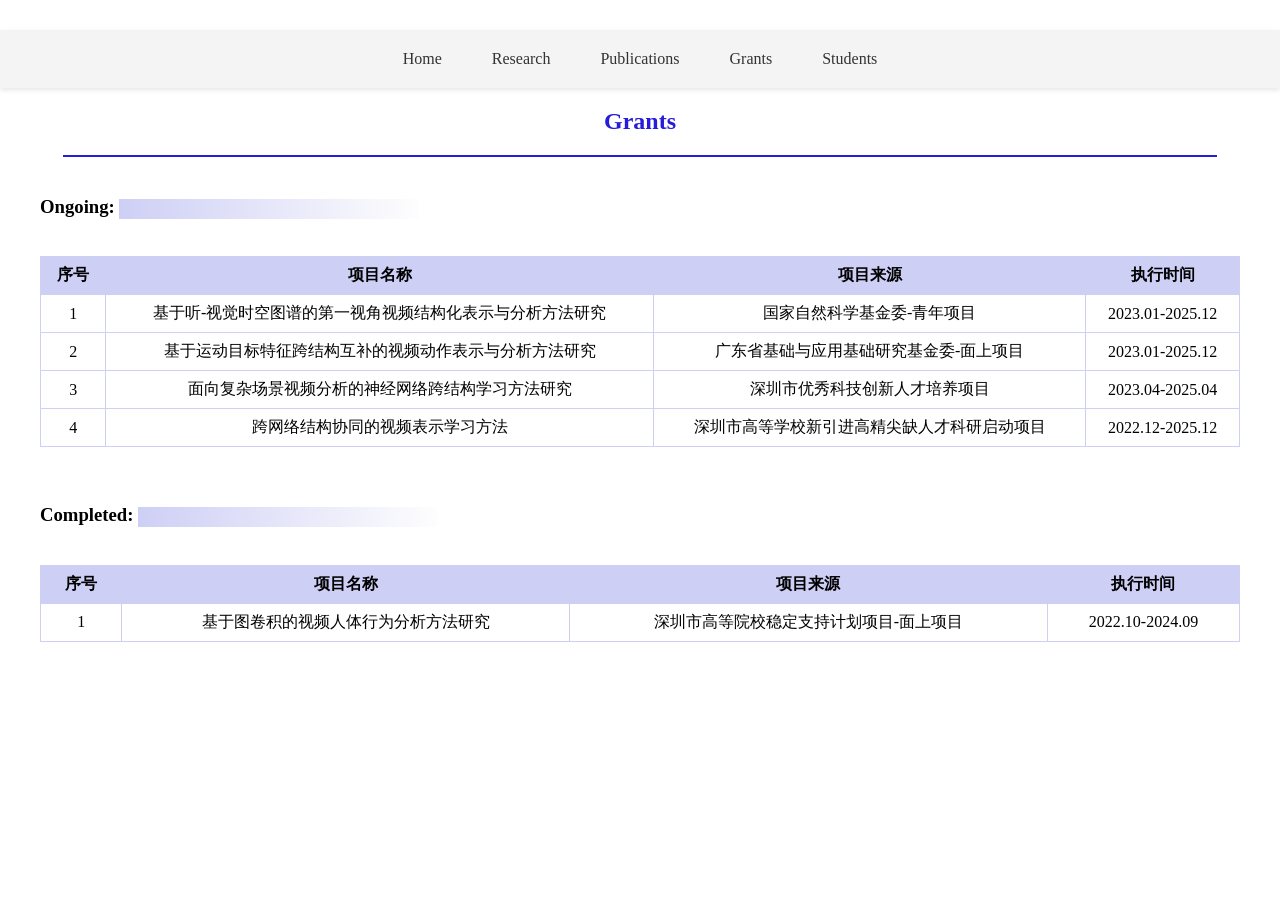
<file: sub_html/grants.html>
<!DOCTYPE html>
<html>

<head>
    <meta charset="UTF-8">
    <meta name="viewport" content="width=device-width, initial-scale=1.0">
    <title>Home</title>
    <style type="text/css">
        body {
            margin-top: 30px;
            margin-bottom: 20px;
            margin-left: 0px;
            margin-right: 0px;
          width: 100%;
        }
        p {
            margin-top: 0px;
            margin-bottom: 0px;
        }
    
        .navbar {
            display: flex;
            justify-content: center;
            background-color: #f4f4f4;
            padding: 10px 0;
            position: sticky; /* 固定导航栏在顶部 */
            top: 0;
            z-index: 1000; /* 保证导航栏始终在最前 */
            box-shadow: 0px 2px 5px rgba(0, 0, 0, 0.1);
        }
    
        .navbar a {
            text-decoration: none;
            color: #333;
            padding: 10px 20px;
            margin: 0 5px;
            border-radius: 20px;
            transition: background-color 0.3s ease, color 0.3s ease;
        }
    
        .navbar a:hover {
            background-color: #007bff;
            color: #fff;
        }
    
        .caption {
            font-size: 25px;
            font-weight: normal;
            color: #000;
            font-family:  Arial, sans-serif;
        }
        .caption-1 {
            font-size: 18px;
            font-family:  Arial, sans-serif;
          margin-bottom: 3px;
        }
        .caption-2 {
            font-size: 16px;
            font-family:  Arial, sans-serif;
            font-weight: bold;
          margin-bottom: 1px;
            color: #000079;
        }
        .caption-3 {
            font-size: 16px;
            font-family:  Arial, sans-serif;
            font-weight: bold;
          margin-bottom: 1px;
            color: #F00;
        }
      
        .caption-4 {
            font-size: 16px;
            font-family:  Arial, sans-serif;
            color: #000079;
        }
        .content {
            font-size: 16px;
            font-family:  Arial, sans-serif;
          margin-bottom: 5px;
            text-align: justify;
        }
        .content a {
            font-size: 16px;
            font-family:  Arial, sans-serif;
          margin-bottom: 10px;
            color: #000;
      
        }
        .content strong a {
            font-size: 16px;
          font-weight: initial;
            font-family:  Arial, sans-serif;
          margin-bottom: 10px;
            color: #000079;
        }
      
        .author {
          font-size: 16px;
          font-style:oblique;
          font-family:  Arial, sans-serif;
          text-align: justify;
          margin-bottom: 1px;
        }
        .author a {
          font-size: 16px;
          font-style:oblique;
          font-family:  Arial, sans-serif;
          color: #000;
          margin-bottom: 1px;
        }
        .author strong a {
          font-size: 16px;
          font-style:oblique;
          font-weight: initial;
          font-family:  Arial, sans-serif;
          color: #000079;
        }
      
        .title-small {
          margin-top: 20px;
          margin-bottom: 20px;
            font-size: 20px;
          font-weight: bold;
          font-family:  Arial, sans-serif;	/* font-weight: bold; */
            color: #000;
        }
        .title-large {
            font-size: 24px;
          margin-bottom: 10px;
          font-family:  Arial, sans-serif;
          font-weight: bold;
            color: #000;
        }
        .margin {
            font-size: 10px;
            line-height: 10px;
        }
        .margin-small {
            font-size: 5px;
            line-height: 5px;
        }
        .margin-large {
            font-size: 16px;
            line-height: 16px;
        }
        a:link {
            text-decoration: none;
        }
        a:visited {
            text-decoration: none;
        }
        content a:link {
            text-decoration: none;
        }
        content a:visited {
            text-decoration: none;
        }
        a:hover {
            text-decoration: underline;
        }
        a:active {
            text-decoration: underline;
            color: #000000;
            font-family:  Tahoma, Geneva, sans-serif;
        }
        strong a:active {
            text-decoration: underline;
            color: #000000;
        }
        img
        {
         border-color: black;
        }
      
        #pubs .pubs-list {
            display: none;
        }
      
        #pubs.show-by-date .pubs-list.by-date {
            display: block;
        }
      
        #pubs.show-by-topic .pubs-list.by-topic {
            display: block;
        }
      
        table {
            width: 100%;
            border-collapse: collapse;
            margin: 20px 0;
            font-size: 16px;
            text-align: center; /* 水平居中 */
        }
        th, td {
            border: 1px solid #cecff5;
            padding: 8px 12px;
            vertical-align: middle; /* 垂直居中 */
        }
        th {
            background-color: #cecff5;
        }
        caption-table {
            margin: 10px 0;
            font-size: 18px;
            font-weight: bold;
        }

    </style>
</head>


<body>
    <div class="navbar">
        <a href="/index.html">Home</a>
        <a href="/sub_html/research.html">Research</a>
        <a href="/sub_html/publications.html">Publications</a>
        <a href="/sub_html/grants.html">Grants</a>
        <a href="/sub_html/students.html">Students</a>
      </div>

    <div style="text-align: center; margin: 20px auto auto auto">
        <h2 style="color: #261cda;">Grants</h2>
        <hr style="border: 1px solid #261cda; width: 90%; margin: auto auto 20px auto;">
    </div>

    <div style="width: 1200px; margin: auto">
        <h3 style="display: inline-block; color: #000000;">Ongoing:</h3>
        <span style="
            display: inline-block;
            width: 300px; 
            height: 20px; 
            background: linear-gradient(to right, #cecff5, #fcfcfc77);
            vertical-align: middle;">
        </span>

        </br>

        <table>
            <thead>
                <tr>
                    <th>序号</th>
                    <th>项目名称</th>
                    <th>项目来源</th>
                    <th>执行时间</th>
                </tr>
            </thead>
            <tbody>
                <tr>
                    <td>1</td>
                    <td>基于听-视觉时空图谱的第一视角视频结构化表示与分析方法研究</td>
                    <td>国家自然科学基金委-青年项目</td>
                    <td>2023.01-2025.12</td>
                </tr>
                <tr>
                    <td>2</td>
                    <td>基于运动目标特征跨结构互补的视频动作表示与分析方法研究</td>
                    <td>广东省基础与应用基础研究基金委-面上项目</td>
                    <td>2023.01-2025.12</td>
                </tr>
                <tr>
                    <td>3</td>
                    <td>面向复杂场景视频分析的神经网络跨结构学习方法研究</td>
                    <td>深圳市优秀科技创新人才培养项目</td>
                    <td>2023.04-2025.04</td>
                </tr>
                <tr>
                    <td>4</td>
                    <td>跨网络结构协同的视频表示学习方法</td>
                    <td>深圳市高等学校新引进高精尖缺人才科研启动项目</td>
                    <td>2022.12-2025.12</td>
                </tr>
                <!-- 可以继续添加更多行 -->
            </tbody>
        </table>

        </br>

        <h3 style="display: inline-block; color: #000000;">Completed:</h3>
        <span style="
            display: inline-block;
            width: 300px; 
            height: 20px; 
            background: linear-gradient(to right, #cecff5, #fcfcfc77);
            vertical-align: middle;">
        </span>

        </br>

        <table>
            <thead>
                <tr>
                    <th>序号</th>
                    <th>项目名称</th>
                    <th>项目来源</th>
                    <th>执行时间</th>
                </tr>
            </thead>
            <tbody>
                <tr>
                    <td>1</td>
                    <td>基于图卷积的视频人体行为分析方法研究</td>
                    <td>深圳市高等院校稳定支持计划项目-面上项目</td>
                    <td>2022.10-2024.09</td>
                </tr>                         
                <!-- <tr>
                    <td>2</td>
                    <td>项目名称示例2</td>
                    <td>项目来源示例2</td>
                    <td>2023.01-2026.12</td>
                    <td>编号2</td>
                </tr> -->
                <!-- 可以继续添加更多行 -->
            </tbody>
        </table>

    </div>


</body>
</html>
</file>
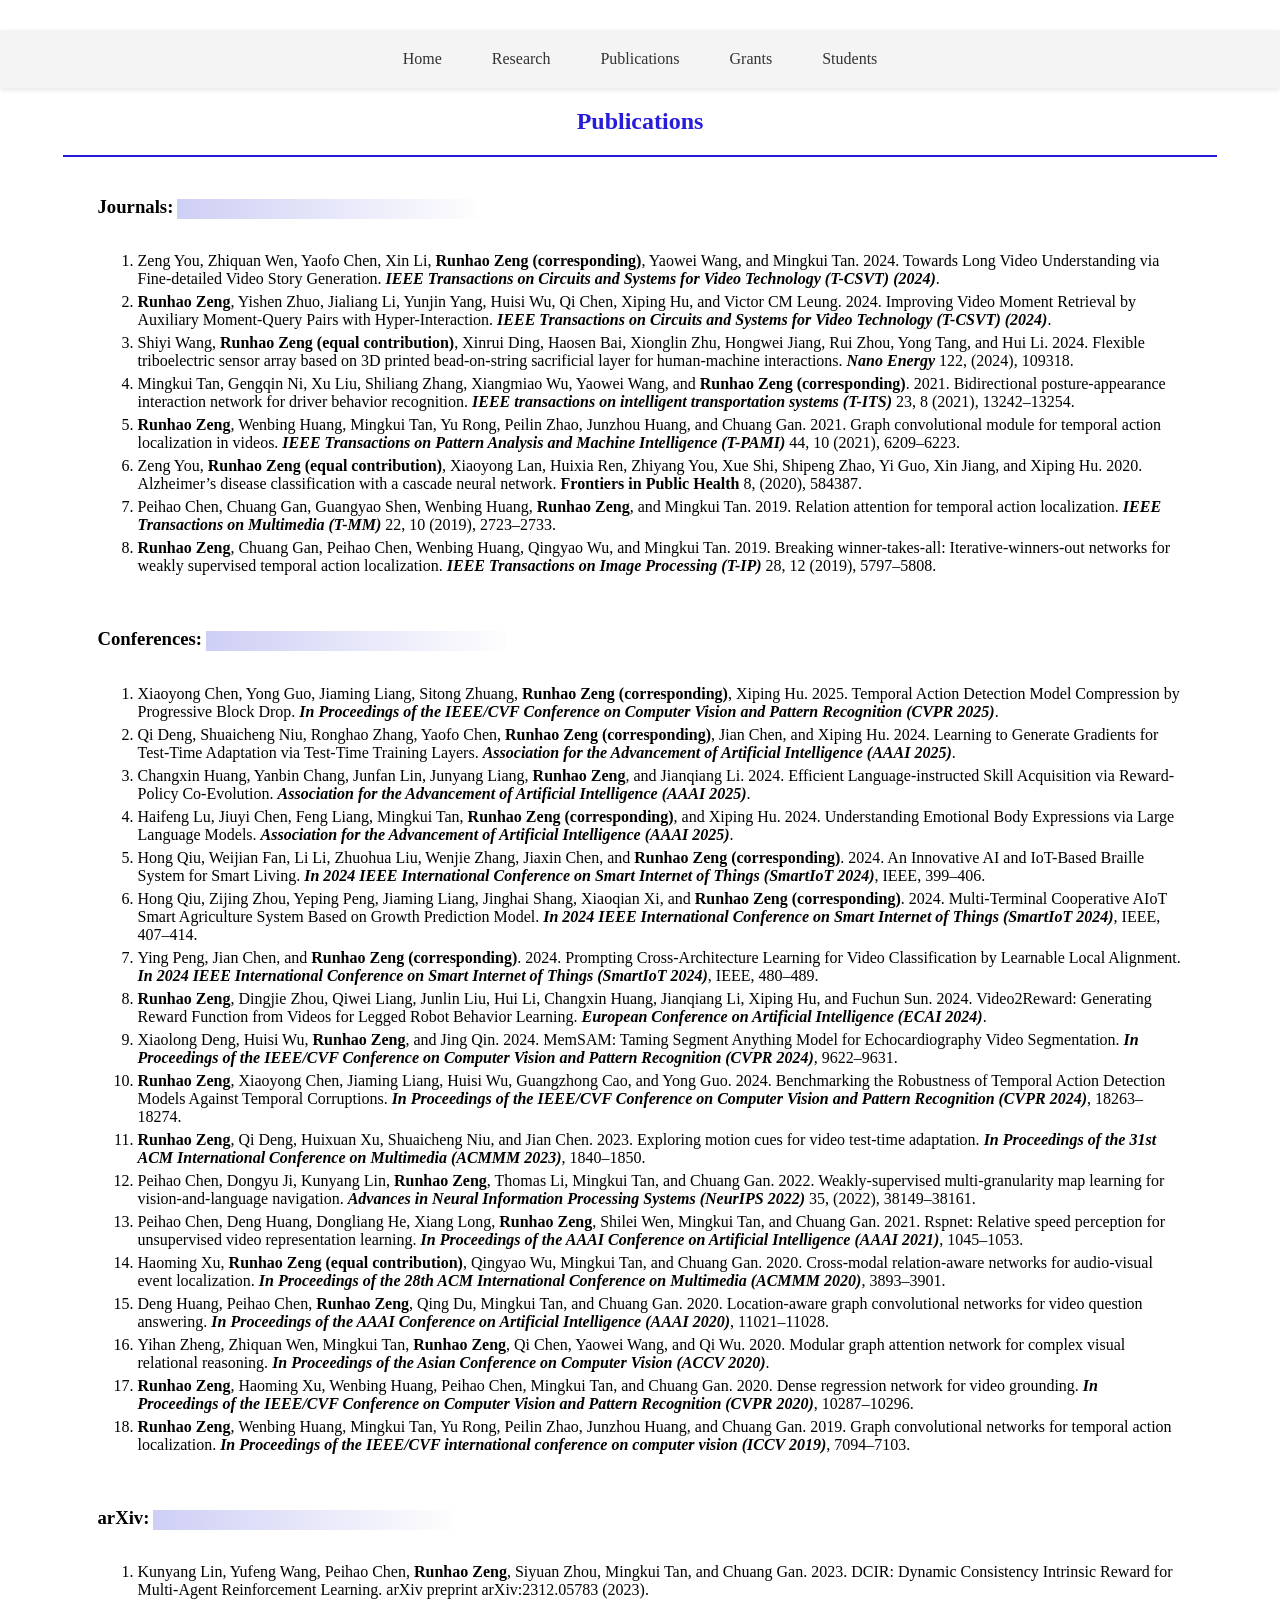
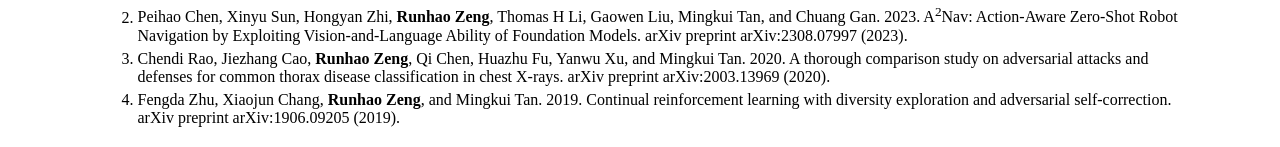
<file: sub_html/publications.html>
<!DOCTYPE html>
<html>

<head>
    <meta charset="UTF-8">
    <meta name="viewport" content="width=device-width, initial-scale=1.0">
    <title>Home</title>
    <style type="text/css">
        body {
            margin-top: 30px;
            margin-bottom: 20px;
            margin-left: 0px;
            margin-right: 0px;
          width: 100%;
        }
        p {
            margin-top: 0px;
            margin-bottom: 0px;
        }
    
        .navbar {
            display: flex;
            justify-content: center;
            background-color: #f4f4f4;
            padding: 10px 0;
            position: sticky; /* 固定导航栏在顶部 */
            top: 0;
            z-index: 1000; /* 保证导航栏始终在最前 */
            box-shadow: 0px 2px 5px rgba(0, 0, 0, 0.1);
        }
    
        .navbar a {
            text-decoration: none;
            color: #333;
            padding: 10px 20px;
            margin: 0 5px;
            border-radius: 20px;
            transition: background-color 0.3s ease, color 0.3s ease;
        }
    
        .navbar a:hover {
            background-color: #007bff;
            color: #fff;
        }
    
        .caption {
            font-size: 25px;
            font-weight: normal;
            color: #000;
            font-family:  Arial, sans-serif;
        }
        .caption-1 {
            font-size: 18px;
            font-family:  Arial, sans-serif;
          margin-bottom: 3px;
        }
        .caption-2 {
            font-size: 16px;
            font-family:  Arial, sans-serif;
            font-weight: bold;
          margin-bottom: 1px;
            color: #000079;
        }
        .caption-3 {
            font-size: 16px;
            font-family:  Arial, sans-serif;
            font-weight: bold;
          margin-bottom: 1px;
            color: #F00;
        }
      
        .caption-4 {
            font-size: 16px;
            font-family:  Arial, sans-serif;
            color: #000079;
        }
        .content {
            font-size: 16px;
            font-family:  Arial, sans-serif;
          margin-bottom: 5px;
            text-align: justify;
        }
        .content a {
            font-size: 16px;
            font-family:  Arial, sans-serif;
          margin-bottom: 10px;
            color: #000;
      
        }
        .content strong a {
            font-size: 16px;
          font-weight: initial;
            font-family:  Arial, sans-serif;
          margin-bottom: 10px;
            color: #000079;
        }
      
        .author {
          font-size: 16px;
          font-style:oblique;
          font-family:  Arial, sans-serif;
          text-align: justify;
          margin-bottom: 1px;
        }
        .author a {
          font-size: 16px;
          font-style:oblique;
          font-family:  Arial, sans-serif;
          color: #000;
          margin-bottom: 1px;
        }
        .author strong a {
          font-size: 16px;
          font-style:oblique;
          font-weight: initial;
          font-family:  Arial, sans-serif;
          color: #000079;
        }
      
        .title-small {
          margin-top: 20px;
          margin-bottom: 20px;
            font-size: 20px;
          font-weight: bold;
          font-family:  Arial, sans-serif;	/* font-weight: bold; */
            color: #000;
        }
        .title-large {
            font-size: 24px;
          margin-bottom: 10px;
          font-family:  Arial, sans-serif;
          font-weight: bold;
            color: #000;
        }
        .margin {
            font-size: 10px;
            line-height: 10px;
        }
        .margin-small {
            font-size: 5px;
            line-height: 5px;
        }
        .margin-large {
            font-size: 16px;
            line-height: 16px;
        }
        a:link {
            text-decoration: none;
        }
        a:visited {
            text-decoration: none;
        }
        content a:link {
            text-decoration: none;
        }
        content a:visited {
            text-decoration: none;
        }
        a:hover {
            text-decoration: underline;
        }
        a:active {
            text-decoration: underline;
            color: #000000;
            font-family:  Tahoma, Geneva, sans-serif;
        }
        strong a:active {
            text-decoration: underline;
            color: #000000;
        }
        img
        {
         border-color: black;
        }
      
        #pubs .pubs-list {
            display: none;
        }
      
        #pubs.show-by-date .pubs-list.by-date {
            display: block;
        }
      
        #pubs.show-by-topic .pubs-list.by-topic {
            display: block;
        }
        ol li {
            margin: 5px auto 5px auto; /* 设置下方间距 */
        }
    </style>
</head>


<body>
    <div class="navbar">
        <a href="/index.html">Home</a>
        <a href="/sub_html/research.html">Research</a>
        <a href="/sub_html/publications.html">Publications</a>
        <a href="/sub_html/grants.html">Grants</a>
        <a href="/sub_html/students.html">Students</a>
      </div>

    <div style="text-align: center; margin: 20px auto auto auto">
        <h2 style="color: #261cda;">Publications</h2>
        <hr style="border: 1px solid #261cda; width: 90%; margin: auto auto 20px auto;">
    </div>

    <div style="width: 1085px; margin: auto">
        <h3 style="display: inline-block; color: #000000;">Journals:</h3>
        <span style="
            display: inline-block;
            width: 300px; 
            height: 20px; 
            background: linear-gradient(to right, #cecff5, #fcfcfc77);
            vertical-align: middle;">
        </span>

        <p class="content">
            <ol>
                <li>Zeng You, Zhiquan Wen, Yaofo Chen, Xin Li, <strong>Runhao Zeng (corresponding)</strong>, Yaowei Wang, and Mingkui Tan. 2024. Towards Long Video Understanding via Fine-detailed Video Story Generation. <strong><em>IEEE Transactions on Circuits and Systems for Video Technology (T-CSVT) (2024)</em></strong>.</li>
                <li><strong>Runhao Zeng</strong>, Yishen Zhuo, Jialiang Li, Yunjin Yang, Huisi Wu, Qi Chen, Xiping Hu, and Victor CM Leung. 2024. Improving Video Moment Retrieval by Auxiliary Moment-Query Pairs with Hyper-Interaction. <strong><em>IEEE Transactions on Circuits and Systems for Video Technology (T-CSVT) (2024)</strong></em>.</li>
                <li>Shiyi Wang, <strong>Runhao Zeng (equal contribution)</strong>, Xinrui Ding, Haosen Bai, Xionglin Zhu, Hongwei Jiang, Rui Zhou, Yong Tang, and Hui Li. 2024. Flexible triboelectric sensor array based on 3D printed bead-on-string sacrificial layer for human-machine interactions. <strong><em>Nano Energy</em></strong> 122, (2024), 109318.</li>
                <li>Mingkui Tan, Gengqin Ni, Xu Liu, Shiliang Zhang, Xiangmiao Wu, Yaowei Wang, and <strong>Runhao Zeng (corresponding)</strong>. 2021. Bidirectional posture-appearance interaction network for driver behavior recognition. <strong><em>IEEE transactions on intelligent transportation systems (T-ITS)</em></strong> 23, 8 (2021), 13242–13254.</li>
                <li><strong>Runhao Zeng</strong>, Wenbing Huang, Mingkui Tan, Yu Rong, Peilin Zhao, Junzhou Huang, and Chuang Gan. 2021. Graph convolutional module for temporal action localization in videos. <strong><em>IEEE Transactions on Pattern Analysis and Machine Intelligence (T-PAMI)</em></strong> 44, 10 (2021), 6209–6223.</li>
                <li>Zeng You, <strong>Runhao Zeng (equal contribution)</strong>, Xiaoyong Lan, Huixia Ren, Zhiyang You, Xue Shi, Shipeng Zhao, Yi Guo, Xin Jiang, and Xiping Hu. 2020. Alzheimer’s disease classification with a cascade neural network. <strong><em></em>Frontiers in Public Health</strong> 8, (2020), 584387.</li>
                <li>Peihao Chen, Chuang Gan, Guangyao Shen, Wenbing Huang, <strong>Runhao Zeng</strong>, and Mingkui Tan. 2019. Relation attention for temporal action localization. <strong><em>IEEE Transactions on Multimedia (T-MM)</em></strong> 22, 10 (2019), 2723–2733.</li>
                <li><strong>Runhao Zeng</strong>, Chuang Gan, Peihao Chen, Wenbing Huang, Qingyao Wu, and Mingkui Tan. 2019. Breaking winner-takes-all: Iterative-winners-out networks for weakly supervised temporal action localization. <strong><em>IEEE Transactions on Image Processing (T-IP)</em></strong> 28, 12 (2019), 5797–5808.</li>
            </ol>
        </p>

    </br>

        <h3 style="display: inline-block; color: #000000;">Conferences:</h3>
        <span style="
            display: inline-block;
            width: 300px; 
            height: 20px; 
            background: linear-gradient(to right, #cecff5, #fcfcfc77);
            vertical-align: middle;">
        </span>

        <p class="content">
            <ol>
                <li>Xiaoyong Chen, Yong Guo, Jiaming Liang, Sitong Zhuang, <strong>Runhao Zeng (corresponding)</strong>, Xiping Hu. 2025. Temporal Action Detection Model Compression by Progressive Block Drop. <strong><em>In Proceedings of the IEEE/CVF Conference on Computer Vision and Pattern Recognition (CVPR 2025)</em></strong>.</li>
                <li>Qi Deng, Shuaicheng Niu, Ronghao Zhang, Yaofo Chen, <strong>Runhao Zeng (corresponding)</strong>, Jian Chen, and Xiping Hu. 2024. Learning to Generate Gradients for Test-Time Adaptation via Test-Time Training Layers. <strong><em>Association for the Advancement of Artificial Intelligence (AAAI 2025)</em></strong>.</li>
                <li>Changxin Huang, Yanbin Chang, Junfan Lin, Junyang Liang, <strong>Runhao Zeng</strong>, and Jianqiang Li. 2024. Efficient Language-instructed Skill Acquisition via Reward-Policy Co-Evolution. <strong><em>Association for the Advancement of Artificial Intelligence (AAAI 2025)</em></strong>.</li>
                <li>Haifeng Lu, Jiuyi Chen, Feng Liang, Mingkui Tan, <strong>Runhao Zeng (corresponding)</strong>, and Xiping Hu. 2024. Understanding Emotional Body Expressions via Large Language Models. <strong><em>Association for the Advancement of Artificial Intelligence (AAAI 2025)</em></strong>.</li>
                <li>Hong Qiu, Weijian Fan, Li Li, Zhuohua Liu, Wenjie Zhang, Jiaxin Chen, and <strong>Runhao Zeng (corresponding)</strong>. 2024. An Innovative AI and IoT-Based Braille System for Smart Living. <strong><em>In 2024 IEEE International Conference on Smart Internet of Things (SmartIoT 2024)</em></strong>, IEEE, 399–406.</li>
                <li>Hong Qiu, Zijing Zhou, Yeping Peng, Jiaming Liang, Jinghai Shang, Xiaoqian Xi, and <strong>Runhao Zeng (corresponding)</strong>. 2024. Multi-Terminal Cooperative AIoT Smart Agriculture System Based on Growth Prediction Model. <strong><em>In 2024 IEEE International Conference on Smart Internet of Things (SmartIoT 2024)</em></strong>, IEEE, 407–414.</li>
                <li>Ying Peng, Jian Chen, and <strong>Runhao Zeng (corresponding)</strong>. 2024. Prompting Cross-Architecture Learning for Video Classification by Learnable Local Alignment. <strong><em>In 2024 IEEE International Conference on Smart Internet of Things (SmartIoT 2024)</em></strong>, IEEE, 480–489.</li>
                <li><strong>Runhao Zeng</strong>, Dingjie Zhou, Qiwei Liang, Junlin Liu, Hui Li, Changxin Huang, Jianqiang Li, Xiping Hu, and Fuchun Sun. 2024. Video2Reward: Generating Reward Function from Videos for Legged Robot Behavior Learning. <strong><em>European Conference on Artificial Intelligence (ECAI 2024)</em></strong>.</li>
                <li>Xiaolong Deng, Huisi Wu, <strong>Runhao Zeng</strong>, and Jing Qin. 2024. MemSAM: Taming Segment Anything Model for Echocardiography Video Segmentation. <strong><em>In Proceedings of the IEEE/CVF Conference on Computer Vision and Pattern Recognition (CVPR 2024)</em></strong>, 9622–9631.</li>
                <li><strong>Runhao Zeng</strong>, Xiaoyong Chen, Jiaming Liang, Huisi Wu, Guangzhong Cao, and Yong Guo. 2024. Benchmarking the Robustness of Temporal Action Detection Models Against Temporal Corruptions. <strong><em>In Proceedings of the IEEE/CVF Conference on Computer Vision and Pattern Recognition (CVPR 2024)</em></strong>, 18263–18274.</li>
                <li><strong>Runhao Zeng</strong>, Qi Deng, Huixuan Xu, Shuaicheng Niu, and Jian Chen. 2023. Exploring motion cues for video test-time adaptation. <strong><em>In Proceedings of the 31st ACM International Conference on Multimedia (ACMMM 2023)</em></strong>, 1840–1850.</li>
                <li>Peihao Chen, Dongyu Ji, Kunyang Lin, <strong>Runhao Zeng</strong>, Thomas Li, Mingkui Tan, and Chuang Gan. 2022. Weakly-supervised multi-granularity map learning for vision-and-language navigation. <strong><em>Advances in Neural Information Processing Systems (NeurIPS 2022)</em></strong> 35, (2022), 38149–38161.</li>
                <li>Peihao Chen, Deng Huang, Dongliang He, Xiang Long, <strong>Runhao Zeng</strong>, Shilei Wen, Mingkui Tan, and Chuang Gan. 2021. Rspnet: Relative speed perception for unsupervised video representation learning. <strong><em>In Proceedings of the AAAI Conference on Artificial Intelligence (AAAI 2021)</em></strong>, 1045–1053.</li>
                <li>Haoming Xu, <strong>Runhao Zeng (equal contribution)</strong>, Qingyao Wu, Mingkui Tan, and Chuang Gan. 2020. Cross-modal relation-aware networks for audio-visual event localization. <strong><em>In Proceedings of the 28th ACM International Conference on Multimedia (ACMMM 2020)</em></strong>, 3893–3901.</li>
                <li>Deng Huang, Peihao Chen, <strong>Runhao Zeng</strong>, Qing Du, Mingkui Tan, and Chuang Gan. 2020. Location-aware graph convolutional networks for video question answering. <strong><em>In Proceedings of the AAAI Conference on Artificial Intelligence (AAAI 2020)</em></strong>, 11021–11028.</li>
                <li>Yihan Zheng, Zhiquan Wen, Mingkui Tan, <strong>Runhao Zeng</strong>, Qi Chen, Yaowei Wang, and Qi Wu. 2020. Modular graph attention network for complex visual relational reasoning. <strong><em>In Proceedings of the Asian Conference on Computer Vision (ACCV 2020)</em></strong>.</li>
                <li><strong>Runhao Zeng</strong>, Haoming Xu, Wenbing Huang, Peihao Chen, Mingkui Tan, and Chuang Gan. 2020. Dense regression network for video grounding. <strong><em>In Proceedings of the IEEE/CVF Conference on Computer Vision and Pattern Recognition (CVPR 2020)</em></strong>, 10287–10296.</li>
                <li><strong>Runhao Zeng</strong>, Wenbing Huang, Mingkui Tan, Yu Rong, Peilin Zhao, Junzhou Huang, and Chuang Gan. 2019. Graph convolutional networks for temporal action localization. <strong><em>In Proceedings of the IEEE/CVF international conference on computer vision (ICCV 2019)</em></strong>, 7094–7103.</li>
            </ol>
        </p>


    </br>

    <h3 style="display: inline-block; color: #000000;">arXiv:</h3>
    <span style="
        display: inline-block;
        width: 300px; 
        height: 20px; 
        background: linear-gradient(to right, #cecff5, #fcfcfc77);
        vertical-align: middle;">
    </span>
        <p class="content">
            <ol>
                <li>Kunyang Lin, Yufeng Wang, Peihao Chen, <strong>Runhao Zeng</strong>, Siyuan Zhou, Mingkui Tan, and Chuang Gan. 2023. DCIR: Dynamic Consistency Intrinsic Reward for Multi-Agent Reinforcement Learning. arXiv preprint arXiv:2312.05783 (2023).</li>
                <li>Peihao Chen, Xinyu Sun, Hongyan Zhi, <strong>Runhao Zeng</strong>, Thomas H Li, Gaowen Liu, Mingkui Tan, and Chuang Gan. 2023. A<sup>2</sup>Nav: Action-Aware Zero-Shot Robot Navigation by Exploiting Vision-and-Language Ability of Foundation Models. arXiv preprint arXiv:2308.07997 (2023).</li>
                <li>Chendi Rao, Jiezhang Cao, <strong>Runhao Zeng</strong>, Qi Chen, Huazhu Fu, Yanwu Xu, and Mingkui Tan. 2020. A thorough comparison study on adversarial attacks and defenses for common thorax disease classification in chest X-rays. arXiv preprint arXiv:2003.13969 (2020).</li>
                <li>Fengda Zhu, Xiaojun Chang, <strong>Runhao Zeng</strong>, and Mingkui Tan. 2019. Continual reinforcement learning with diversity exploration and adversarial self-correction. arXiv preprint arXiv:1906.09205 (2019).</li>
            </ol>
        </p>
    </div>
</body>
</html>
</file>
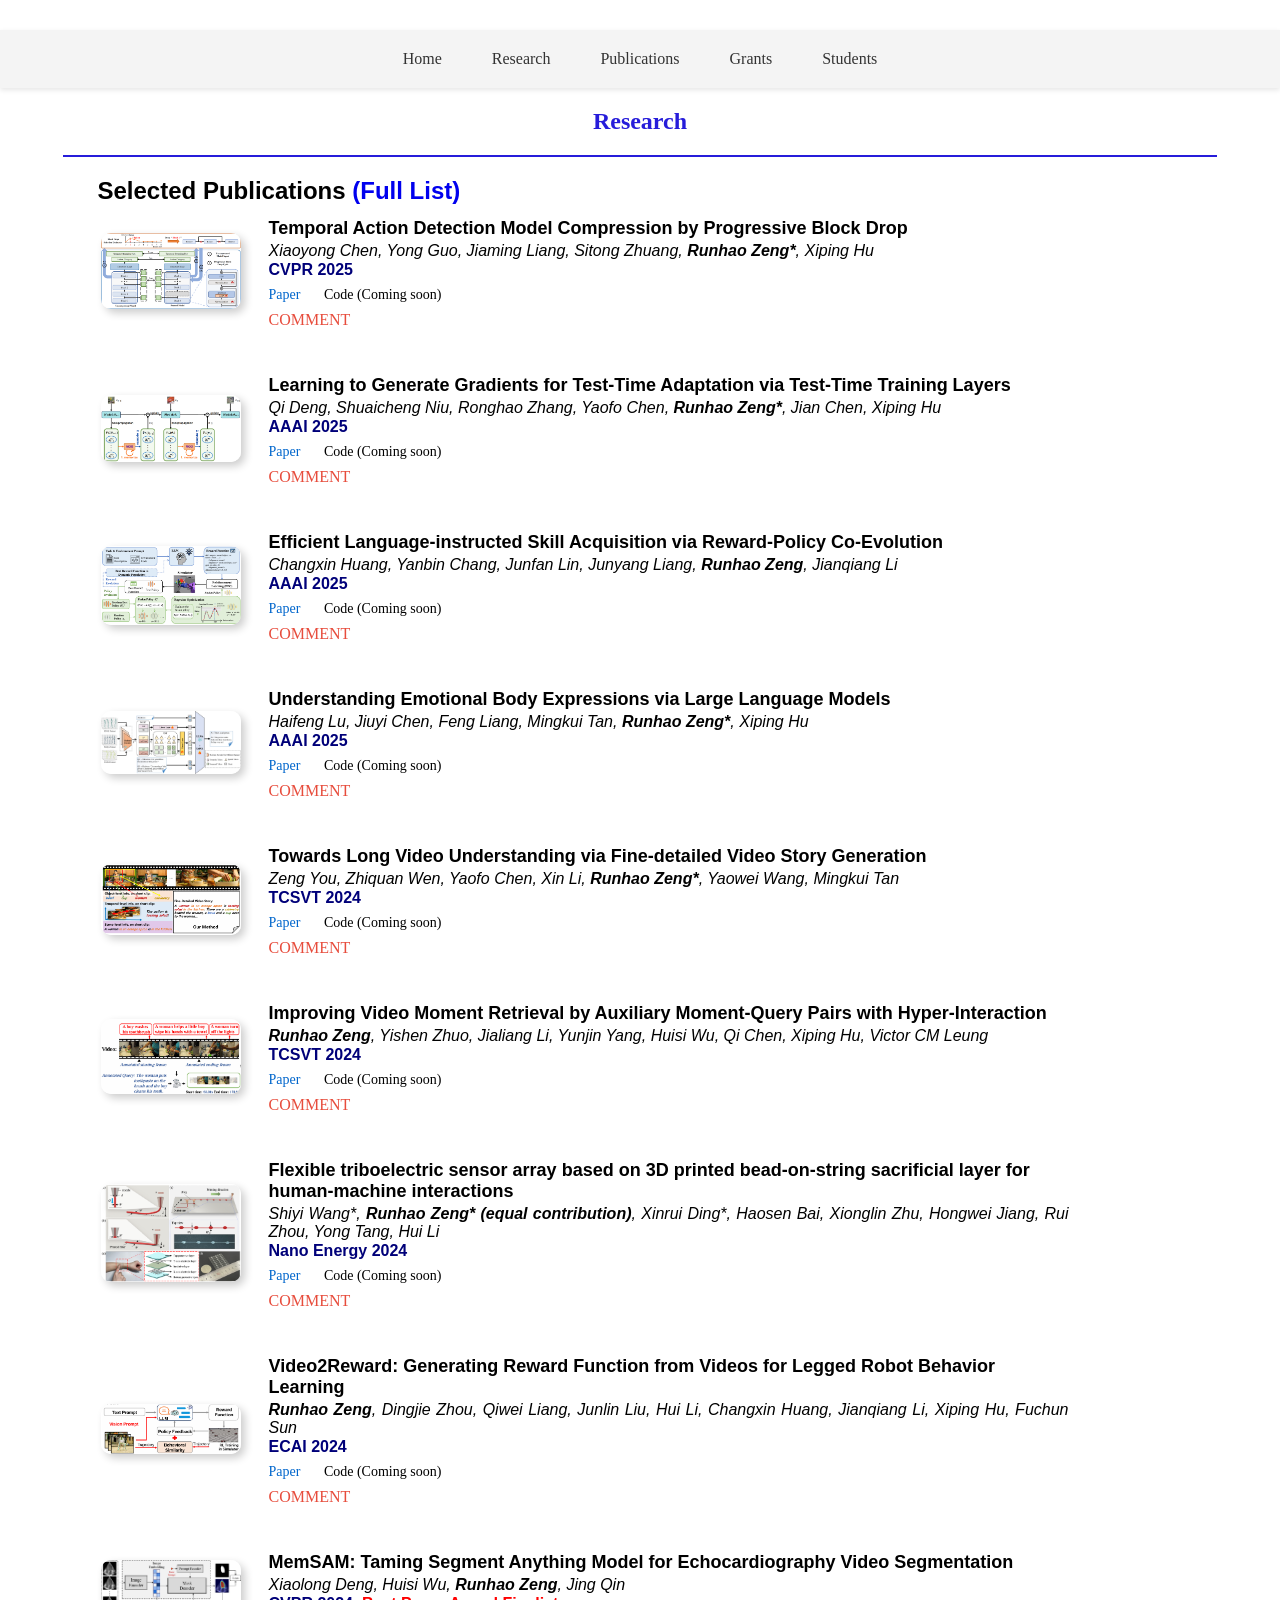
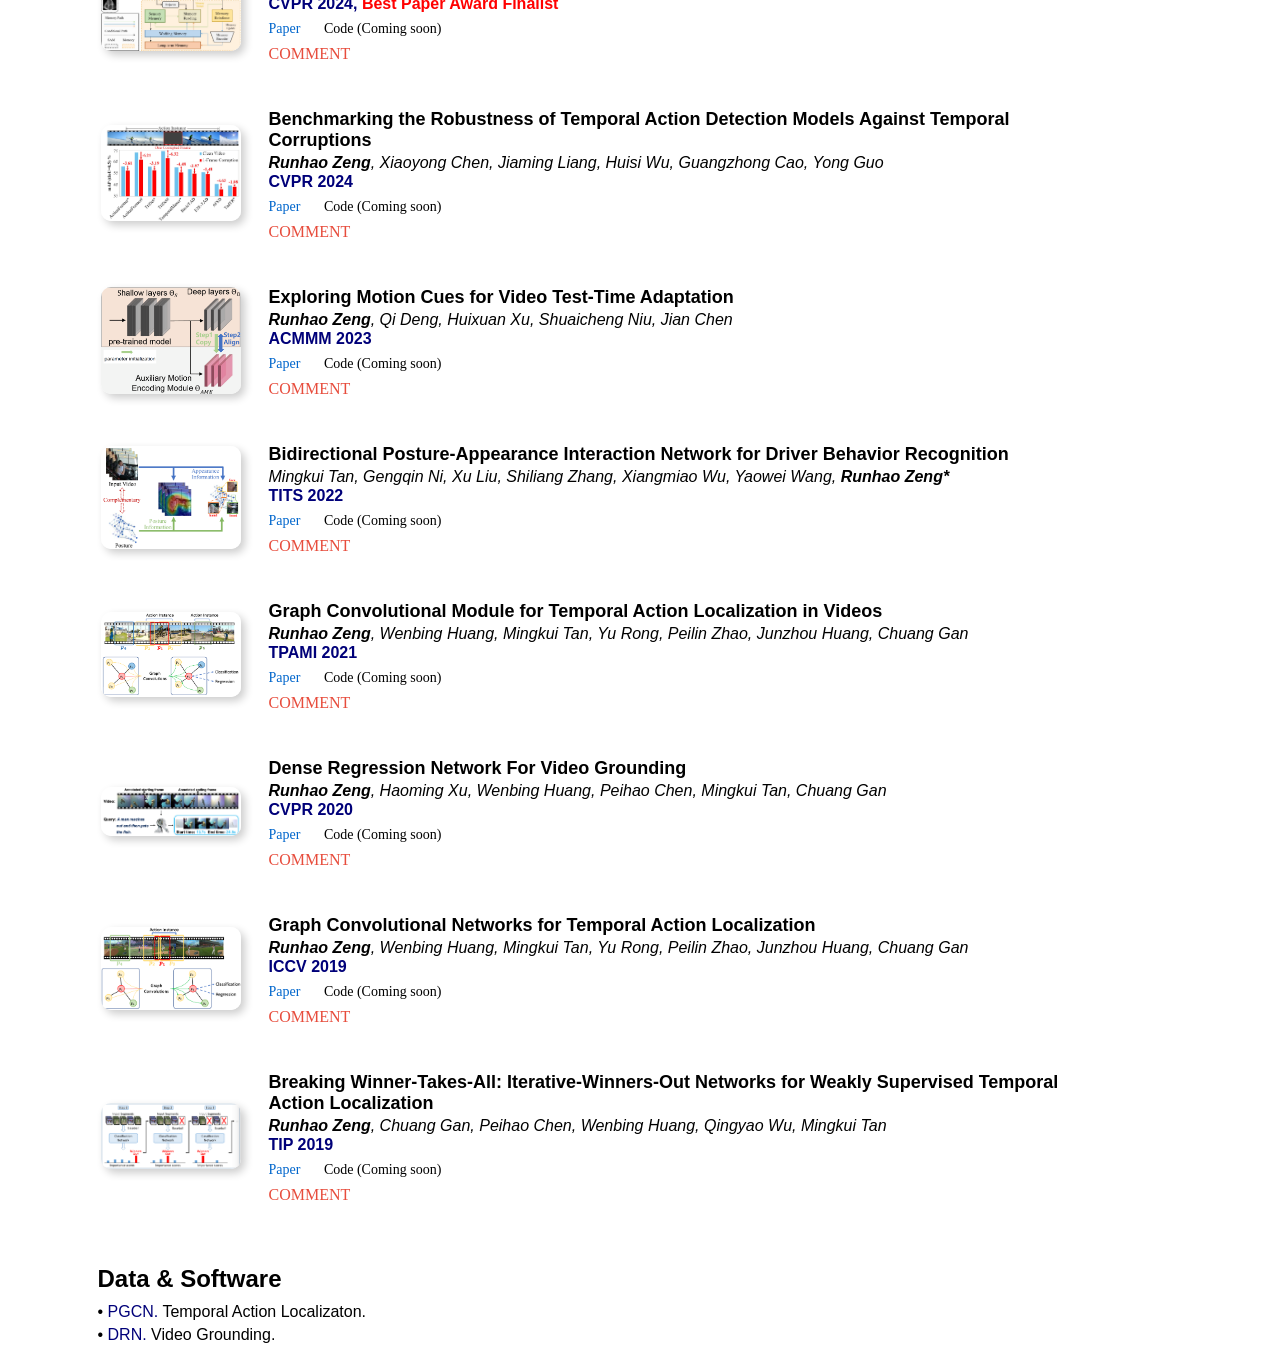
<file: sub_html/research.html>
<!DOCTYPE html>
<html>

<head>
    <meta charset="UTF-8">
    <meta name="viewport" content="width=device-width, initial-scale=1.0">
    <title>Home</title>
    <style type="text/css">
        body {
            margin-top: 30px;
            margin-bottom: 20px;
            margin-left: 0px;
            margin-right: 0px;
          width: 100%;
        }
        p {
            margin-top: 0px;
            margin-bottom: 0px;
        }

        /* 添加图片样式 */
        .paper-thumbnail {
            border-radius: 10px;
            box-shadow: 4px 4px 8px rgba(0, 0, 0, 0.2);
            transition: transform 0.2s;
            object-fit: cover; /* 确保图片保持原始比例 */
            max-width: 100%; /* 限制最大宽度 */
            height: auto; /* 高度自动调整 */
        }
        .paper-thumbnail:hover {
            transform: translateY(-5px);
        }

        /* 添加论文链接样式 */
        .paper-links {
            margin-top: 8px;
            font-size: 14px;
        }
        .paper-links a {
            color: #0066cc;
            margin-right: 20px;
            text-decoration: none;
        }
        .paper-links a:hover {
            text-decoration: underline;
        }
    
        .navbar {
            display: flex;
            justify-content: center;
            background-color: #f4f4f4;
            padding: 10px 0;
            position: sticky; /* 固定导航栏在顶部 */
            top: 0;
            z-index: 1000; /* 保证导航栏始终在最前 */
            box-shadow: 0px 2px 5px rgba(0, 0, 0, 0.1);
        }
    
        .navbar a {
            text-decoration: none;
            color: #333;
            padding: 10px 20px;
            margin: 0 5px;
            border-radius: 20px;
            transition: background-color 0.3s ease, color 0.3s ease;
        }
    
        .navbar a:hover {
            background-color: #007bff;
            color: #fff;
        }
    
        .caption {
            font-size: 25px;
            font-weight: normal;
            color: #000;
            font-family:  Arial, sans-serif;
        }
        .caption-1 {
            font-size: 18px;
            font-family:  Arial, sans-serif;
          margin-bottom: 3px;
        }
        .caption-2 {
            font-size: 16px;
            font-family:  Arial, sans-serif;
            font-weight: bold;
          margin-bottom: 1px;
            color: #000079;
        }
        .caption-3 {
            font-size: 16px;
            font-family:  Arial, sans-serif;
            font-weight: bold;
          margin-bottom: 1px;
            color: #F00;
        }
      
        .caption-4 {
            font-size: 16px;
            font-family:  Arial, sans-serif;
            color: #000079;
        }
        .content {
            font-size: 16px;
            font-family:  Arial, sans-serif;
          margin-bottom: 5px;
            text-align: justify;
        }
        .content a {
            font-size: 16px;
            font-family:  Arial, sans-serif;
          margin-bottom: 10px;
            color: #000;
      
        }
        .content strong a {
            font-size: 16px;
          font-weight: initial;
            font-family:  Arial, sans-serif;
          margin-bottom: 10px;
            color: #000079;
        }
      
        .author {
          font-size: 16px;
          font-style:oblique;
          font-family:  Arial, sans-serif;
          text-align: justify;
          margin-bottom: 1px;
        }
        .author a {
          font-size: 16px;
          font-style:oblique;
          font-family:  Arial, sans-serif;
          color: #000;
          margin-bottom: 1px;
        }
        .author strong a {
          font-size: 16px;
          font-style:oblique;
          font-weight: initial;
          font-family:  Arial, sans-serif;
          color: #000079;
        }
      
        .title-small {
          margin-top: 20px;
          margin-bottom: 20px;
            font-size: 20px;
          font-weight: bold;
          font-family:  Arial, sans-serif;	/* font-weight: bold; */
            color: #000;
        }
        .title-large {
            font-size: 24px;
          margin-bottom: 10px;
          font-family:  Arial, sans-serif;
          font-weight: bold;
            color: #000;
        }
        .margin {
            font-size: 10px;
            line-height: 10px;
        }
        .margin-small {
            font-size: 5px;
            line-height: 5px;
        }
        .margin-large {
            font-size: 16px;
            line-height: 16px;
        }
        a:link {
            text-decoration: none;
        }
        a:visited {
            text-decoration: none;
        }
        content a:link {
            text-decoration: none;
        }
        content a:visited {
            text-decoration: none;
        }
        a:hover {
            text-decoration: underline;
        }
        a:active {
            text-decoration: underline;
            color: #000000;
            font-family:  Tahoma, Geneva, sans-serif;
        }
        strong a:active {
            text-decoration: underline;
            color: #000000;
        }
        img
        {
         border-color: black;
        }
      
        #pubs .pubs-list {
            display: none;
        }
      
        #pubs.show-by-date .pubs-list.by-date {
            display: block;
        }
      
        #pubs.show-by-topic .pubs-list.by-topic {
            display: block;
        }
      
    </style>
</head>


<body>
    <div class="navbar">
        <a href="/index.html">Home</a>
        <a href="/sub_html/research.html">Research</a>
        <a href="/sub_html/publications.html">Publications</a>
        <a href="/sub_html/grants.html">Grants</a>
        <a href="/sub_html/students.html">Students</a>
    </div>

    <div style="text-align: center; margin: 20px auto auto auto">
        <h2 style="color: #261cda;">Research</h2>
        <hr style="border: 1px solid #261cda; width: 90%; margin: auto auto 20px auto;">
    </div>

    <div style="width: 1085px; margin: auto">
    <p id="sect-publications" class="title-large">Selected Publications <strong><a href="https://scholar.google.com.sg/citations?user=s3X4YHwAAAAJ&hl=en">(Full List)</a></strong> </p>

    <table border="0" style="margin-bottom: 40px;">
    <tbody><tr>
        <td width="140"><a href="/imgs/paper_figures/CVPR2025_progressive_layer_drop_00.png"><img src="/imgs/paper_figures/CVPR2025_progressive_layer_drop_00.png" width="150" height="200" class="paper-thumbnail"></a></td>
        <td width="20"></td>
        <td valign="middle" width="800">
        <p class="caption-1 "><strong>Temporal Action Detection Model Compression by Progressive Block Drop</strong></p>
        <p class="author"> Xiaoyong Chen, Yong Guo, Jiaming Liang, Sitong Zhuang, <strong>Runhao Zeng*</strong>, Xiping Hu</p>
        <p class="caption-2"><strong>CVPR 2025</strong></p>
        <p class="paper-links">
                <a href="https://arxiv.org/abs/2503.16916">Paper</a>
                Code (Coming soon)
            </p>
        <p style="color: #e74c3c; font-style: normal; margin-top: 8px;">COMMENT</p>
        </tr>
    </tbody></table>
        
    <table border="0" style="margin-bottom: 40px;">
    <tbody><tr>
        <td width="140"><a href="/imgs/paper_figures/AAAI2025-Test_Time_Adaptation.png"><img src="/imgs/paper_figures/AAAI2025-Test_Time_Adaptation.png" width="150" height="200" class="paper-thumbnail"></a></td>
        <td width="20"></td>
        <td valign="middle" width="800">
        <p class="caption-1 "><strong>Learning to Generate Gradients for Test-Time Adaptation via Test-Time Training Layers</strong></p>
        <p class="author"> Qi Deng, Shuaicheng Niu, Ronghao Zhang, Yaofo Chen, <strong>Runhao Zeng*</strong>, Jian Chen, Xiping Hu</p>
        <p class="caption-2"><strong>AAAI 2025</strong></p>
        <p class="paper-links">
                <a href="https://arxiv.org/abs/2412.16901">Paper</a>
                Code (Coming soon)
            </p>
        <p style="color: #e74c3c; font-style: normal; margin-top: 8px;">COMMENT</p>
        </tr>
    </tbody></table>
    
    <table border="0" style="margin-bottom: 40px;">
    <tbody><tr>
        <td width="140"><a href="/imgs/paper_figures/AAAI2025-Reward_Policy.png"><img src="/imgs/paper_figures/AAAI2025-Reward_Policy.png" width="150" height="200" class="paper-thumbnail"></a></td>
        <td width="20"></td>
        <td valign="middle" width="800">
        <p class="caption-1 "><strong>Efficient Language-instructed Skill Acquisition via Reward-Policy Co-Evolution</strong></p>
        <p class="author"> Changxin Huang, Yanbin Chang, Junfan Lin, Junyang Liang, <strong>Runhao Zeng</strong>, Jianqiang Li</p>
        <p class="caption-2"><strong>AAAI 2025</strong></p>
        <p class="paper-links">
                <a href="https://arxiv.org/abs/2412.13492">Paper</a>
                Code (Coming soon)
            </p>
        <p style="color: #e74c3c; font-style: normal; margin-top: 8px;">COMMENT</p>
        </tr>
    </tbody></table>

    <table border="0" style="margin-bottom: 40px;">
    <tbody><tr>
        <td width="140"><a href="/imgs/paper_figures/AAAI2025-Emotion.png"><img src="/imgs/paper_figures/AAAI2025-Emotion.png" width="150" height="200" class="paper-thumbnail"></a></td>
        <td width="20"></td>
        <td valign="middle" width="800">
        <p class="caption-1 "><strong>Understanding Emotional Body Expressions via Large Language Models</strong></p>
        <p class="author"> Haifeng Lu, Jiuyi Chen, Feng Liang, Mingkui Tan, <strong>Runhao Zeng*</strong>, Xiping Hu</p>
        <p class="caption-2"><strong>AAAI 2025</strong></p>
        <p class="paper-links">
                <a href="https://arxiv.org/abs/2412.12581">Paper</a>
                Code (Coming soon)
            </p>
        <p style="color: #e74c3c; font-style: normal; margin-top: 8px;">COMMENT</p>
        </tr>
    </tbody></table>

    <table border="0" style="margin-bottom: 40px;">
    <tbody><tr>
        <td width="140"><a href="/imgs/paper_figures/TCSVT2024-Long_Video_Understanding.png"><img src="/imgs/paper_figures/TCSVT2024-Long_Video_Understanding.png" width="150" height="200" class="paper-thumbnail"></a></td>
        <td width="20"></td>
        <td valign="middle" width="800">
        <p class="caption-1 "><strong>Towards Long Video Understanding via Fine-detailed Video Story Generation</strong></p>
        <p class="author"> Zeng You, Zhiquan Wen, Yaofo Chen, Xin Li, <strong>Runhao Zeng*</strong>, Yaowei Wang, Mingkui Tan</p>
        <p class="caption-2"><strong>TCSVT 2024</strong></p>
        <p class="paper-links">
                <a href="https://ieeexplore.ieee.org/abstract/document/10789221/">Paper</a>
                Code (Coming soon)
            </p>
        <p style="color: #e74c3c; font-style: normal; margin-top: 8px;">COMMENT</p>
        </tr>
    </tbody></table>
    
    <table border="0" style="margin-bottom: 40px;">
    <tbody><tr>
        <td width="140"><a href="/imgs/paper_figures/TCSVT2024-Moment_Retrieval.png"><img src="/imgs/paper_figures/TCSVT2024-Moment_Retrieval.png" width="150" height="200" class="paper-thumbnail"></a></td>
        <td width="20"></td>
        <td valign="middle" width="800">
        <p class="caption-1 "><strong>Improving Video Moment Retrieval by Auxiliary Moment-Query Pairs with Hyper-Interaction</strong></p>
        <p class="author"> <strong>Runhao Zeng</strong>, Yishen Zhuo, Jialiang Li, Yunjin Yang, Huisi Wu, Qi Chen, Xiping Hu, Victor CM Leung</p>
        <p class="caption-2"><strong>TCSVT 2024</strong></p>
        <p class="paper-links">
                <a href="https://ieeexplore.ieee.org/abstract/document/10786261/">Paper</a>
                Code (Coming soon)
            </p>
        <p style="color: #e74c3c; font-style: normal; margin-top: 8px;">COMMENT</p>
        </tr>
    </tbody></table>

    <table border="0" style="margin-bottom: 40px;">
    <tbody><tr>
        <td width="140"><a href="/imgs/paper_figures/NanoEnergy2024.png"><img src="/imgs/paper_figures/NanoEnergy2024.png" width="150" height="200" class="paper-thumbnail"></a></td>
        <td width="20"></td>
        <td valign="middle" width="800">
        <p class="caption-1 "><strong>Flexible triboelectric sensor array based on 3D printed bead-on-string sacrificial layer for human-machine interactions</strong></p>
        <p class="author"> Shiyi Wang*, <strong>Runhao Zeng* (equal contribution)</strong>, Xinrui Ding*, Haosen Bai, Xionglin Zhu, Hongwei Jiang, Rui Zhou, Yong Tang, Hui Li</p>
        <p class="caption-2"><strong>Nano Energy 2024</strong></p>
        <p class="paper-links">
                <a href="https://www.sciencedirect.com/science/article/pii/S2211285524000661">Paper</a>
                Code (Coming soon)
            </p>
        <p style="color: #e74c3c; font-style: normal; margin-top: 8px;">COMMENT</p>
        </tr>
    </tbody></table>

    <table border="0" style="margin-bottom: 40px;">
    <tbody><tr>
        <td width="140"><a href="/imgs/paper_figures/ECAI2024.png"><img src="/imgs/paper_figures/ECAI2024.png" width="150" height="200" class="paper-thumbnail"></a></td>
        <td width="20"></td>
        <td valign="middle" width="800">
        <p class="caption-1 "><strong>Video2Reward: Generating Reward Function from Videos for Legged Robot Behavior Learning</strong></p>
        <p class="author"> <strong>Runhao Zeng</strong>, Dingjie Zhou, Qiwei Liang, Junlin Liu, Hui Li, Changxin Huang, Jianqiang Li, Xiping Hu, Fuchun Sun</p>
        <p class="caption-2"><strong>ECAI 2024</strong></p>
        <p class="paper-links">
                <a href="https://arxiv.org/abs/2412.05515">Paper</a>
                Code (Coming soon)
            </p>
        <p style="color: #e74c3c; font-style: normal; margin-top: 8px;">COMMENT</p>
        </tr>
    </tbody></table>

    <table border="0" style="margin-bottom: 40px;">
        <tbody><tr>
        <td width="140"><a href="/imgs/paper_figures/CVPR2024-memsam.png"><img src="/imgs/paper_figures/CVPR2024-memsam.png" width="150" height="200" class="paper-thumbnail"></a></td>
        <td width="20"></td>
        <td valign="middle" width="800">
            <p class="caption-1 "><strong>MemSAM: Taming Segment Anything Model for Echocardiography Video Segmentation</strong></p>
            <p class="author"> Xiaolong Deng, Huisi Wu, <strong>Runhao Zeng</strong>, Jing Qin</p>
            <p class="caption-2"><strong>CVPR 2024, <font color=red>Best Paper Award Finalist</font></strong></p>
            <p class="paper-links">
                <a href="https://openaccess.thecvf.com/content/CVPR2024/html/Deng_MemSAM_Taming_Segment_Anything_Model_for_Echocardiography_Video_Segmentation_CVPR_2024_paper.html">Paper</a>
                Code (Coming soon)
            </p>
            <p style="color: #e74c3c; font-style: normal; margin-top: 8px;">COMMENT</p>
            </tr>
    </tbody></table>

    <table border="0" style="margin-bottom: 40px;">
        <tbody><tr>
        <td width="140"><a href="/imgs/paper_figures/CVPR2024.png"><img src="/imgs/paper_figures/CVPR2024.png" width="150" height="200" class="paper-thumbnail"></a></td>
        <td width="20"></td>
        <td valign="middle" width="800">
            <p class="caption-1 "><strong>Benchmarking the Robustness of Temporal Action Detection Models Against Temporal Corruptions</strong></p>
            <p class="author"> <strong>Runhao Zeng</strong>, Xiaoyong Chen, Jiaming Liang, Huisi Wu, Guangzhong Cao, Yong Guo</p>
            <p class="caption-2"><strong>CVPR 2024</strong></p>
            <p class="paper-links">
                <a href="https://openaccess.thecvf.com/content/CVPR2024/html/Zeng_Benchmarking_the_Robustness_of_Temporal_Action_Detection_Models_Against_Temporal_CVPR_2024_paper.html">Paper</a>
                Code (Coming soon)
            </p>
            <p style="color: #e74c3c; font-style: normal; margin-top: 8px;">COMMENT</p>
            </tr>
    </tbody></table>
        
    <table border="0" style="margin-bottom: 40px;">
        <tbody><tr>
        <td width="140"><a href="/imgs/paper_figures/ACMMM2023.jpg"><img src="/imgs/paper_figures/ACMMM2023.jpg" width="150" height="200" class="paper-thumbnail"></a></td>
        <td width="20"></td>
        <td valign="middle" width="800">
            <p class="caption-1 "><strong>Exploring Motion Cues for Video Test-Time Adaptation</strong></p>
            <p class="author"> <strong>Runhao Zeng</strong>, Qi Deng, Huixuan Xu, Shuaicheng Niu, Jian Chen</p>
            <p class="caption-2"><strong>ACMMM 2023</strong></p>
            <p class="paper-links">
                <a href="https://dl.acm.org/doi/abs/10.1145/3581783.3612153">Paper</a>
                Code (Coming soon)
            </p>
            <p style="color: #e74c3c; font-style: normal; margin-top: 8px;">COMMENT</p>
            </tr>
    </tbody></table>

    <table border="0" style="margin-bottom: 40px;">
        <tbody><tr>
        <td width="140"><a href="/imgs/paper_figures/TITS2021.png"><img src="/imgs/paper_figures/TITS2021.png" width="150" height="200" class="paper-thumbnail"></a></td>
        <td width="20"></td>
        <td valign="middle" width="800">
            <p class="caption-1 "><strong>Bidirectional Posture-Appearance Interaction Network for Driver Behavior Recognition</strong></p>
            <p class="author">  Mingkui Tan, Gengqin Ni, Xu Liu, Shiliang Zhang, Xiangmiao Wu, Yaowei Wang, <strong>Runhao Zeng*</strong></p>
            <p class="caption-2"><strong>TITS 2022</strong></p>
            <p class="paper-links">
                <a href="https://ieeexplore.ieee.org/abstract/document/9600603/">Paper</a>
                Code (Coming soon)
            </p>
            <p style="color: #e74c3c; font-style: normal; margin-top: 8px;">COMMENT</p>
            </tr>
    </tbody></table>

    <table border="0" style="margin-bottom: 40px;">
    <tbody><tr>
        <td width="140"><a href="/imgs/paper_figures/TPAMI2021.png"><img src="/imgs/paper_figures/TPAMI2021.png" width="150" height="200" class="paper-thumbnail"></a></td>
        <td width="20"></td>
        <td valign="middle" width="800">
        <p class="caption-1 "><strong>Graph Convolutional Module for Temporal Action Localization in Videos</strong></p>
        <p class="author"> <strong>Runhao Zeng</strong>, Wenbing Huang, Mingkui Tan, Yu Rong, Peilin Zhao, Junzhou Huang, Chuang Gan</p>
        <p class="caption-2"><strong>TPAMI 2021</strong></p>
        <p class="paper-links">
                <a href="https://arxiv.org/pdf/2112.00302.pdf">Paper</a>
                Code (Coming soon)
            </p>
        <p style="color: #e74c3c; font-style: normal; margin-top: 8px;">COMMENT</p>
        </tr>
    </tbody></table>

    <table border="0" style="margin-bottom: 40px;">
    <tbody><tr>
        <td width="140"><a href="/imgs/paper_figures/CVPR2020.png"><img src="/imgs/paper_figures/CVPR2020.png" width="150" height="200" class="paper-thumbnail"></a></td>
        <td width="20"></td>
        <td valign="middle" width="800">
        <p class="caption-1 "><strong>Dense Regression Network For Video Grounding</strong></p>
        <p class="author">  <strong>Runhao Zeng</strong>, Haoming Xu, Wenbing Huang, Peihao Chen, Mingkui Tan, Chuang Gan</p>
        <p class="caption-2"><strong>CVPR 2020</strong></p>
        <p class="paper-links">
                <a href="https://openaccess.thecvf.com/content_CVPR_2020/papers/Zeng_Dense_Regression_Network_for_Video_Grounding_CVPR_2020_paper.pdf">Paper</a>
                Code (Coming soon)
            </p>
        <p style="color: #e74c3c; font-style: normal; margin-top: 8px;">COMMENT</p>
        </tr>
    </tbody></table>


    <table border="0" style="margin-bottom: 40px;">
    <tbody><tr>
        <td width="140"><a href="/imgs/paper_figures/ICCV2019.png"><img src="/imgs/paper_figures/ICCV2019.png" width="150" height="200" class="paper-thumbnail"></a></td>
        <td width="20"></td>
        <td valign="middle" width="800">
        <p class="caption-1 "><strong>Graph Convolutional Networks for Temporal Action Localization</strong></p>
        <p class="author"> <strong>Runhao Zeng</strong>, Wenbing Huang, Mingkui Tan, Yu Rong, Peilin Zhao, Junzhou Huang, Chuang Gan</p>
        <p class="caption-2"><strong>ICCV 2019</strong></p>
        <p class="paper-links">
                <a href="https://openaccess.thecvf.com/content_ICCV_2019/papers/Zeng_Graph_Convolutional_Networks_for_Temporal_Action_Localization_ICCV_2019_paper.pdf">Paper</a>
                Code (Coming soon)
            </p>
        <p style="color: #e74c3c; font-style: normal; margin-top: 8px;">COMMENT</p>
        </tr>
    </tbody></table>


    <table border="0" style="margin-bottom: 40px;">
    <tbody><tr>
        <td width="140"><a href="/imgs/paper_figures/TIP2019.png"><img src="/imgs/paper_figures/TIP2019.png" width="150" height="200" class="paper-thumbnail"></a></td>
        <td width="20"></td>
        <td valign="middle" width="800">
        <p class="caption-1 "><strong>Breaking Winner-Takes-All: Iterative-Winners-Out Networks for Weakly Supervised Temporal Action Localization</strong></p>
        <p class="author"> <strong>Runhao Zeng</strong>, Chuang Gan, Peihao Chen, Wenbing Huang, Qingyao Wu, Mingkui Tan</p>
        <p class="caption-2"><strong>TIP 2019</strong></p>
        <p class="paper-links">
                <a href="https://drive.google.com/file/d/17_NTO4CkXnIMNGKnMGlfF5b_aaRYKkni/view">Paper</a>
                Code (Coming soon)
            </p>
        <p style="color: #e74c3c; font-style: normal; margin-top: 8px;">COMMENT</p>
        </tr>
    </tbody></table>

    <br>
    <!-- software here -->
    <p id="sect-software" class="title-large">Data &amp; Software</p>
    <p class="content">&bull; <strong><a href="https://github.com/Alvin-Zeng/PGCN">PGCN.</a></strong>  Temporal Action Localizaton.</p>
    <p class="content">&bull; <strong><a href="https://github.com/Alvin-Zeng/DRN">DRN.</a></strong>  Video Grounding.</p>

    </div>
</body>
</html>
</file>
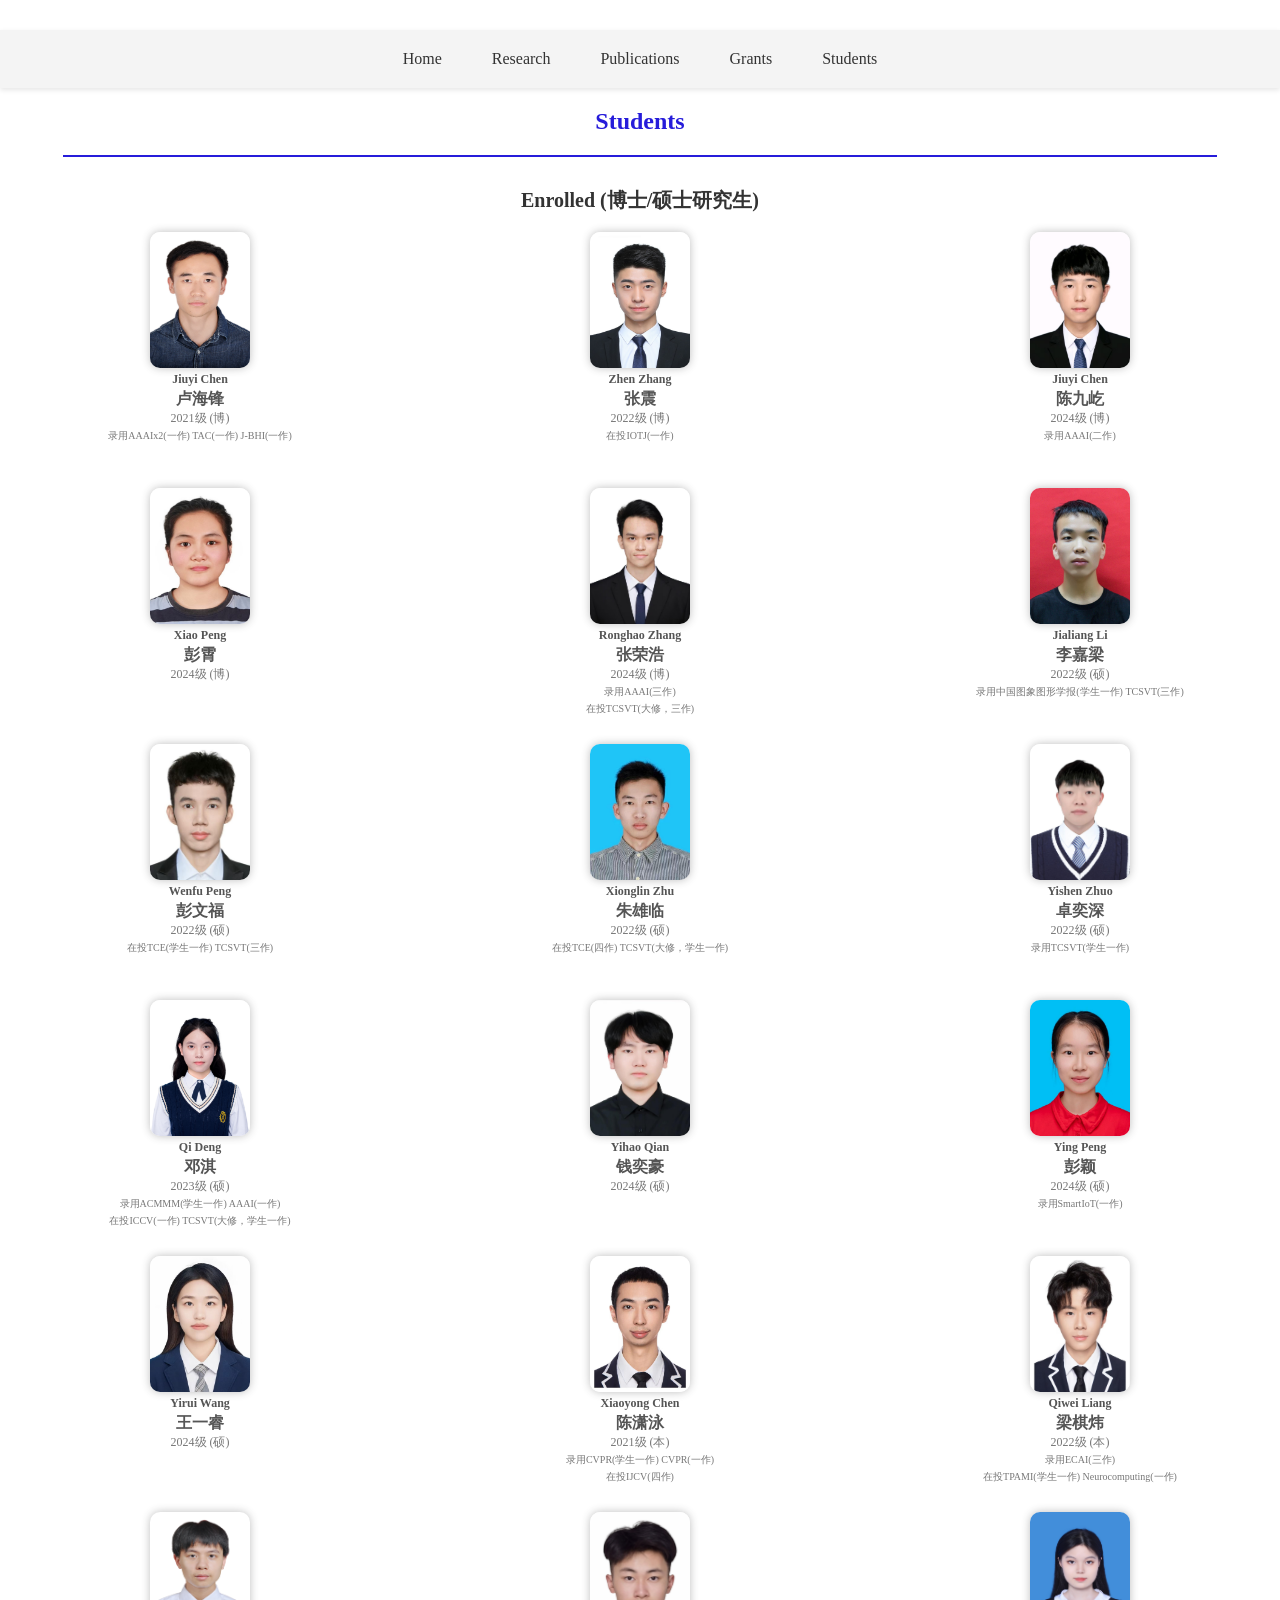
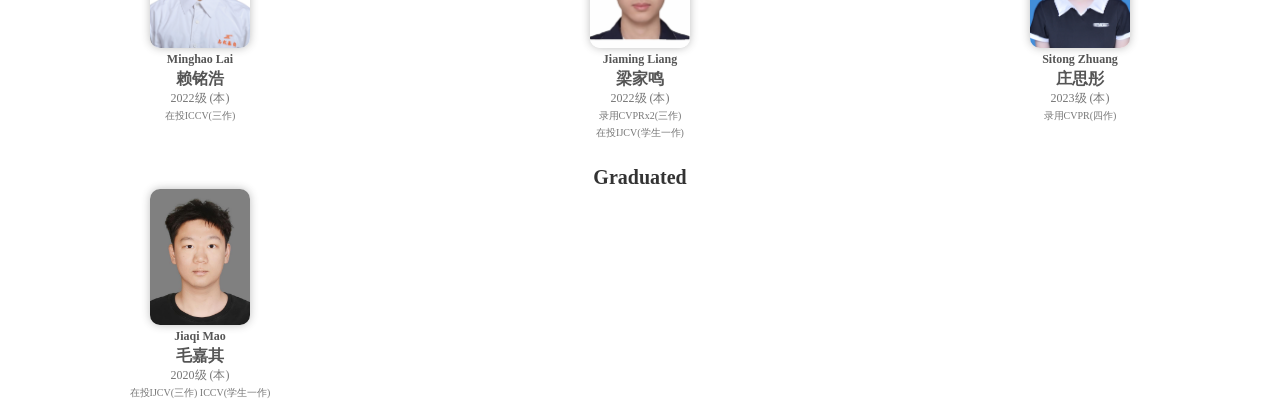
<file: sub_html/students.html>
<!DOCTYPE html>
<html>

<head>
    <meta charset="UTF-8">
    <meta name="viewport" content="width=device-width, initial-scale=1.0">
    <title>Home</title>
    <style type="text/css">
        body {
            margin-top: 30px;
            margin-bottom: 20px;
            margin-left: 0px;
            margin-right: 0px;
          width: 100%;
        }
        p {
            margin-top: 0px;
            margin-bottom: 0px;
        }
    
        .navbar {
            display: flex;
            justify-content: center;
            background-color: #f4f4f4;
            padding: 10px 0;
            position: sticky; /* 固定导航栏在顶部 */
            top: 0;
            z-index: 1000; /* 保证导航栏始终在最前 */
            box-shadow: 0px 2px 5px rgba(0, 0, 0, 0.1);
        }
    
        .navbar a {
            text-decoration: none;
            color: #333;
            padding: 10px 20px;
            margin: 0 5px;
            border-radius: 20px;
            transition: background-color 0.3s ease, color 0.3s ease;
        }
    
        .navbar a:hover {
            background-color: #007bff;
            color: #fff;
        }
    
        .caption {
            font-size: 25px;
            font-weight: normal;
            color: #000;
            font-family:  Arial, sans-serif;
        }
        .caption-1 {
            font-size: 18px;
            font-family:  Arial, sans-serif;
          margin-bottom: 3px;
        }
        .caption-2 {
            font-size: 16px;
            font-family:  Arial, sans-serif;
            font-weight: bold;
          margin-bottom: 1px;
            color: #000079;
        }
        .caption-3 {
            font-size: 16px;
            font-family:  Arial, sans-serif;
            font-weight: bold;
          margin-bottom: 1px;
            color: #F00;
        }
      
        .caption-4 {
            font-size: 16px;
            font-family:  Arial, sans-serif;
            color: #000079;
        }
        .content {
            font-size: 16px;
            font-family:  Arial, sans-serif;
          margin-bottom: 5px;
            text-align: justify;
        }
        .content a {
            font-size: 16px;
            font-family:  Arial, sans-serif;
          margin-bottom: 10px;
            color: #000;
      
        }
        .content strong a {
            font-size: 16px;
          font-weight: initial;
            font-family:  Arial, sans-serif;
          margin-bottom: 10px;
            color: #000079;
        }
      
        .author {
          font-size: 16px;
          font-style:oblique;
          font-family:  Arial, sans-serif;
          text-align: justify;
          margin-bottom: 1px;
        }
        .author a {
          font-size: 16px;
          font-style:oblique;
          font-family:  Arial, sans-serif;
          color: #000;
          margin-bottom: 1px;
        }
        .author strong a {
          font-size: 16px;
          font-style:oblique;
          font-weight: initial;
          font-family:  Arial, sans-serif;
          color: #000079;
        }
      
        .title-small {
          margin-top: 20px;
          margin-bottom: 20px;
            font-size: 20px;
          font-weight: bold;
          font-family:  Arial, sans-serif;	/* font-weight: bold; */
            color: #000;
        }
        .title-large {
            font-size: 24px;
          margin-bottom: 10px;
          font-family:  Arial, sans-serif;
          font-weight: bold;
            color: #000;
        }
        .margin {
            font-size: 10px;
            line-height: 10px;
        }
        .margin-small {
            font-size: 5px;
            line-height: 5px;
        }
        .margin-large {
            font-size: 16px;
            line-height: 16px;
        }
        a:link {
            text-decoration: none;
        }
        a:visited {
            text-decoration: none;
        }
        content a:link {
            text-decoration: none;
        }
        content a:visited {
            text-decoration: none;
        }
        a:hover {
            text-decoration: underline;
        }
        a:active {
            text-decoration: underline;
            color: #000000;
            font-family:  Tahoma, Geneva, sans-serif;
        }
        strong a:active {
            text-decoration: underline;
            color: #000000;
        }
        img
        {
         border-color: black;
        }
      
        #pubs .pubs-list {
            display: none;
        }
      
        #pubs.show-by-date .pubs-list.by-date {
            display: block;
        }
      
        #pubs.show-by-topic .pubs-list.by-topic {
            display: block;
        }
        h1 {
            text-align: center;
            color: #333;
            margin: 30px auto 0px auto;
            font-size: 20px;
        }

        h3 {
            text-align: center;
            color: #333;
            margin: 100px auto 0px auto;
            font-size: 20px;
        }
        
        .students-container {
            display: flex;
            flex-wrap: wrap;
            justify-content: left;
            gap: 120px;
            margin: auto;
            width: 1200px;
        }
        .student-card {
            text-align: center;
            width: 320px;
            height: 136px;
        }
        .student-card img {
            width: 100px;
            height: 136px;
            border-radius: 10px;
            box-shadow: 0px 0px 8px rgba(51, 49, 49, 0.318)
        }
        .student-name {
            margin-top: 0px;
            font-size: 12px;
            font-weight: bold;
            color: #555;
        }        
        .student-name-CN {
            margin-top: 2px;
            margin-bottom: 0px;
            font-size: 16px;
            font-weight: bold;
            color: #555;
            font-family: "KaiTi", "楷体", serif;
        }
        .student-info {
            font-size: 12px;
            color: #777;
        }
        .student-papers {
              width: 300px;
              min-height: 15px;
              color: #777;
              font-size: 10px;
              
              /* 弹性容器配置 */
              display: flex;
              flex-direction: row;     /* 水平排列 */
              justify-content: center; /* 水平居中 */
              align-items: center;     /* 垂直居中 */
              
              margin: 2px auto;
              white-space: nowrap;     /* 禁止换行 */
              word-break: normal;      /* 不强制断词 */
              
              /* 可选：溢出处理 */
              overflow: hidden;        /* 隐藏溢出内容 [3](@ref) */
              text-overflow: ellipsis; /* 溢出显示省略号 [3,6](@ref) */
        }
    </style>
</head>


<body>
    <div class="navbar">
        <a href="/index.html">Home</a>
        <a href="/sub_html/research.html">Research</a>
        <a href="/sub_html/publications.html">Publications</a>
        <a href="/sub_html/grants.html">Grants</a>
        <a href="/sub_html/students.html">Students</a>
      </div>


    <div style="text-align: center; margin: 20px auto auto auto">
        <h2 style="color: #261cda;">Students</h2>
        <hr style="border: 1px solid #261cda; width: 90%; margin: auto auto 20px auto;">
    </div>

    <h1>Enrolled (博士/硕士研究生)</h1></br>
    
    <div class="students-container">

        <div class="student-card">
            <img src="/imgs/students/HaifengLu.jpg" alt="JiuyiChen">
            <div class="student-name">Jiuyi Chen</div>
            <div class="student-name-CN">卢海锋</div>
            <div class="student-info">2021级 (博)</div>
            <div class="student-papers">录用AAAIx2(一作) TAC(一作) J-BHI(一作)</div>
        </div>
        
        <div class="student-card">
            <img src="/imgs/students/ZhenZhang.jpg" alt="ZhenZhang">
            <div class="student-name">Zhen Zhang</div>
            <div class="student-name-CN">张震</div>
            <div class="student-info">2022级 (博)</div>
            <div class="student-papers">在投IOTJ(一作)</div>
        </div>

        <div class="student-card">
            <img src="/imgs/students/JiuyiChen.jpg" alt="JiuyiChen">
            <div class="student-name">Jiuyi Chen</div>
            <div class="student-name-CN">陈九屹</div>
            <div class="student-info">2024级 (博)</div>
            <div class="student-papers">录用AAAI(二作)</div>
        </div>

        <div class="student-card">
            <img src="/imgs/students/XiaoPeng.jpg" alt="XiaoPeng">
            <div class="student-name">Xiao Peng</div>
            <div class="student-name-CN">彭霄</div>
            <div class="student-info">2024级 (博)</div>
        </div>

        <div class="student-card">
            <img src="/imgs/students/RonghaoZhang.jpg" alt="RonghaoZhang">
            <div class="student-name">Ronghao Zhang</div>
            <div class="student-name-CN">张荣浩</div>
            <div class="student-info">2024级 (博)</div>
            <div class="student-papers">录用AAAI(三作)</div>
            <div class="student-papers">在投TCSVT(大修，三作)</div>
        </div>

        <div class="student-card">
            <img src="/imgs/students/JialiangLi.jpg" alt="JialiangLi">
            <div class="student-name">Jialiang Li</div>
            <div class="student-name-CN">李嘉梁</div>
            <div class="student-info">2022级 (硕)</div>
            <div class="student-papers">录用中国图象图形学报(学生一作) TCSVT(三作)</div>
        </div>

        <div class="student-card">
            <img src="/imgs/students/WenfuPeng.jpg" alt="WenfuPeng">
            <div class="student-name">Wenfu Peng</div>
            <div class="student-name-CN">彭文福</div>
            <div class="student-info">2022级 (硕)</div>
            <div class="student-papers">在投TCE(学生一作) TCSVT(三作)</div>
        </div>

        
        <div class="student-card">
            <img src="/imgs/students/XionglinZhu.jpg" alt="XionglinZhu">
            <div class="student-name">Xionglin Zhu</div>
            <div class="student-name-CN">朱雄临</div>
            <div class="student-info">2022级 (硕)</div>
            <div class="student-papers">在投TCE(四作) TCSVT(大修，学生一作)</div>
        </div>

        <div class="student-card">
            <img src="/imgs/students/YishenZhuo.jpg" alt="YishenZhuo">
            <div class="student-name">Yishen Zhuo</div>
            <div class="student-name-CN">卓奕深</div>
            <div class="student-info">2022级 (硕)</div>
            <div class="student-papers">录用TCSVT(学生一作)</div>
        </div>

        <div class="student-card">
            <img src="/imgs/students/QiDeng.jpg" alt="QiDeng">
            <div class="student-name">Qi Deng</div>
            <div class="student-name-CN">邓淇</div>
            <div class="student-info">2023级 (硕)</div>
            <div class="student-papers">录用ACMMM(学生一作) AAAI(一作)</div>
            <div class="student-papers">在投ICCV(一作) TCSVT(大修，学生一作)</div>
        </div>     

        <div class="student-card">
            <img src="/imgs/students/YihaoQian.jpg" alt="YihaoQian">
            <div class="student-name">Yihao Qian</div>
            <div class="student-name-CN">钱奕豪</div>
            <div class="student-info">2024级 (硕)</div>
        </div>

        <div class="student-card">
            <img src="/imgs/students/YingPeng.jpg" alt="YingPeng">
            <div class="student-name">Ying Peng</div>
            <div class="student-name-CN">彭颖</div>
            <div class="student-info">2024级 (硕)</div>
            <div class="student-papers">录用SmartIoT(一作)</div>
        </div>

        <div class="student-card">
            <img src="/imgs/students/YiruiWang.jpg" alt="YiruiWang">
            <div class="student-name">Yirui Wang</div>
            <div class="student-name-CN">王一睿</div>
            <div class="student-info">2024级 (硕)</div>
        </div>
        
        <div class="student-card">
            <img src="/imgs/students/XiaoyongChen.jpg" alt="XiaoyongChen">
            <div class="student-name">Xiaoyong Chen</div>
            <div class="student-name-CN">陈潇泳</div>
            <div class="student-info">2021级 (本)</div>
            <div class="student-papers">录用CVPR(学生一作) CVPR(一作)</div>
            <div class="student-papers">在投IJCV(四作)</div>
        </div>
        
        <div class="student-card">
            <img src="/imgs/students/QiweiLiang.jpg" alt="QiweiLiang">
            <div class="student-name">Qiwei Liang</div>
            <div class="student-name-CN">梁棋炜</div>
            <div class="student-info">2022级 (本)</div>
            <div class="student-papers">录用ECAI(三作)</div>
            <div class="student-papers">在投TPAMI(学生一作) Neurocomputing(一作)</div>
        </div>
        
        <div class="student-card">
            <img src="/imgs/students/MinghaoLai.png" alt="MinghaoLai">
            <div class="student-name">Minghao Lai</div>
            <div class="student-name-CN">赖铭浩</div>
            <div class="student-info">2022级 (本)</div>
            <div class="student-papers">在投ICCV(三作)</div>
        </div>
        
        <div class="student-card">
            <img src="/imgs/students/JiamingLiang.png" alt="JiamingLiang">
            <div class="student-name">Jiaming Liang</div>
            <div class="student-name-CN">梁家鸣</div>
            <div class="student-info">2022级 (本)</div>
            <div class="student-papers">录用CVPRx2(三作)</div>
            <div class="student-papers">在投IJCV(学生一作)</div>
        </div>

        <div class="student-card">
            <img src="/imgs/students/SitongZhuang.jpg" alt="SitongZhuang">
            <div class="student-name">Sitong Zhuang</div>
            <div class="student-name-CN">庄思彤</div>
            <div class="student-info">2023级 (本)</div>
            <div class="student-papers">录用CVPR(四作)</div>
        </div>

    </div>

    </br>

    <h3>Graduated</h3>
    <div class="students-container">
        <div class="student-card">
            <img src="/imgs/students/JiaqiMao.jpg" alt="JiaqiMao">
            <div class="student-name">Jiaqi Mao</div>
            <div class="student-name-CN">毛嘉其</div>
            <div class="student-info">2020级 (本)</div>
            <div class="student-papers">在投IJCV(三作) ICCV(学生一作)</div>
        </div>
    </div>


</body>
</html>
</file>
